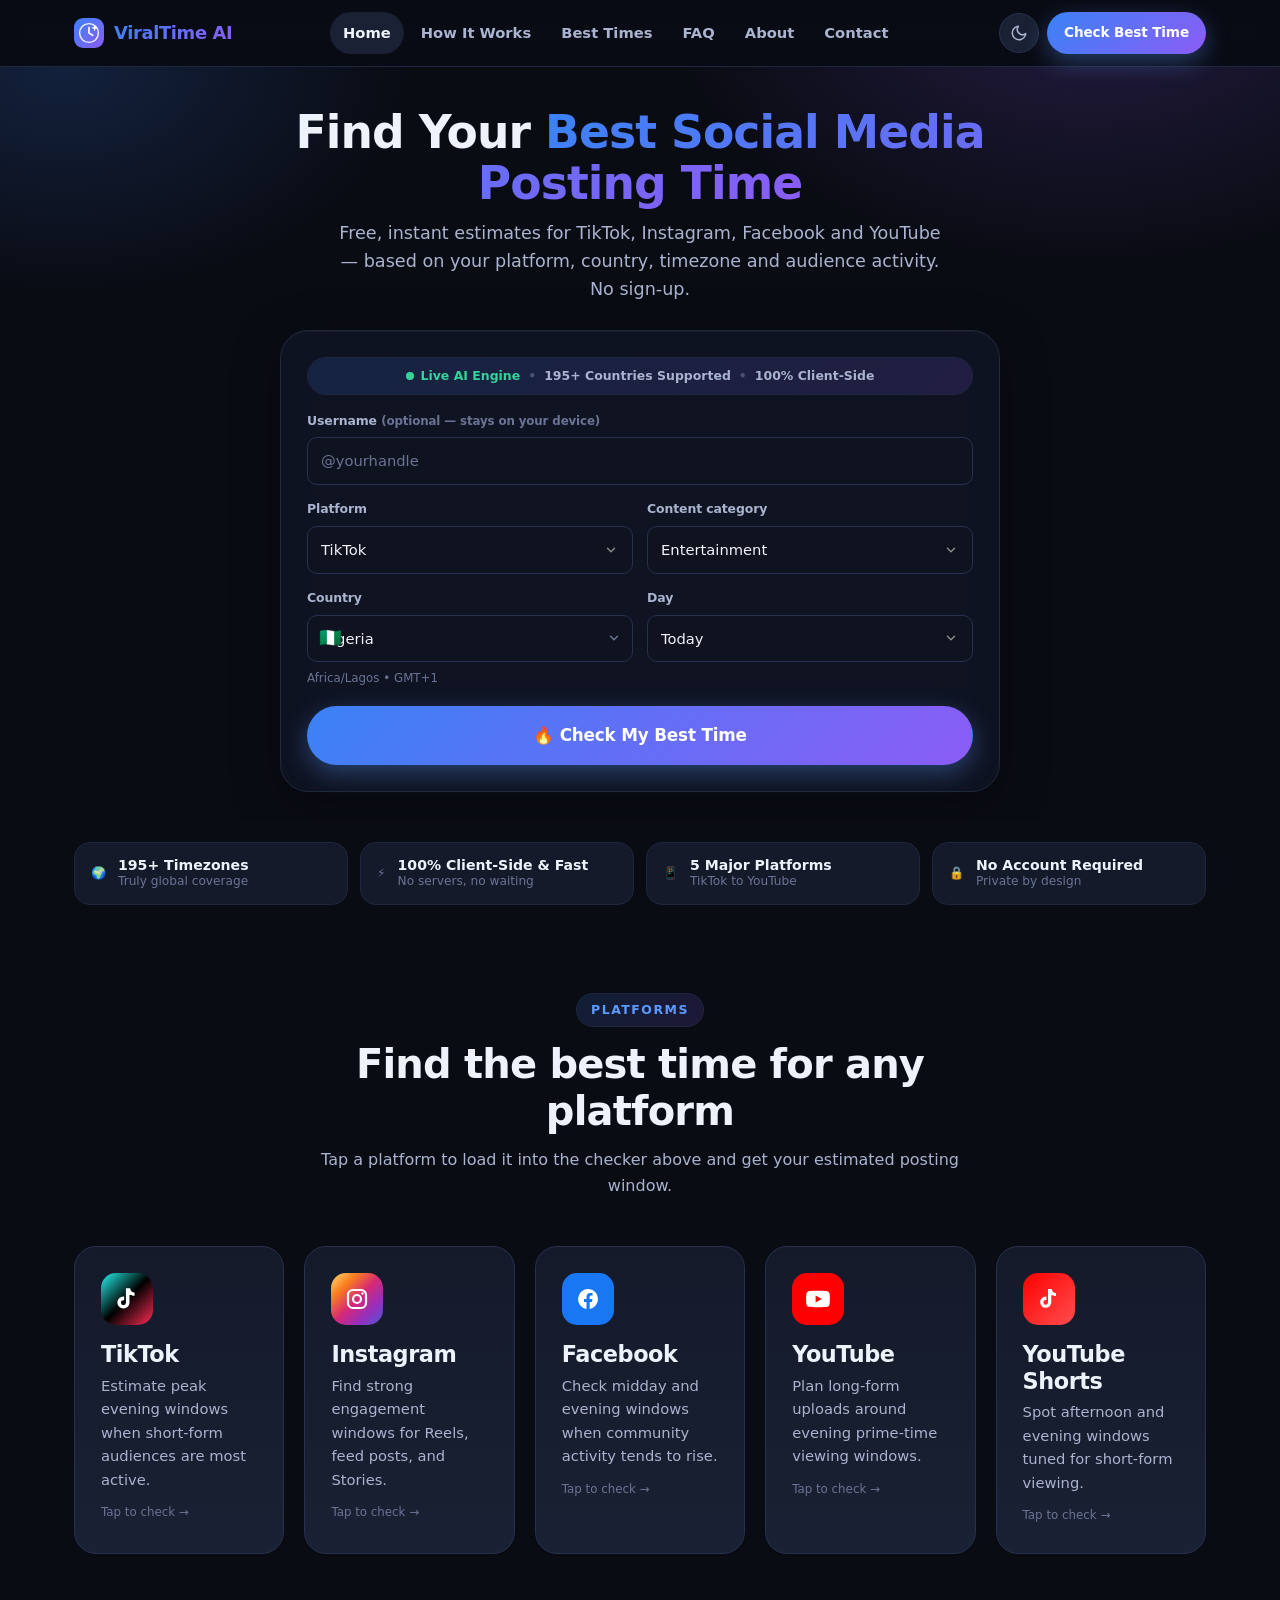
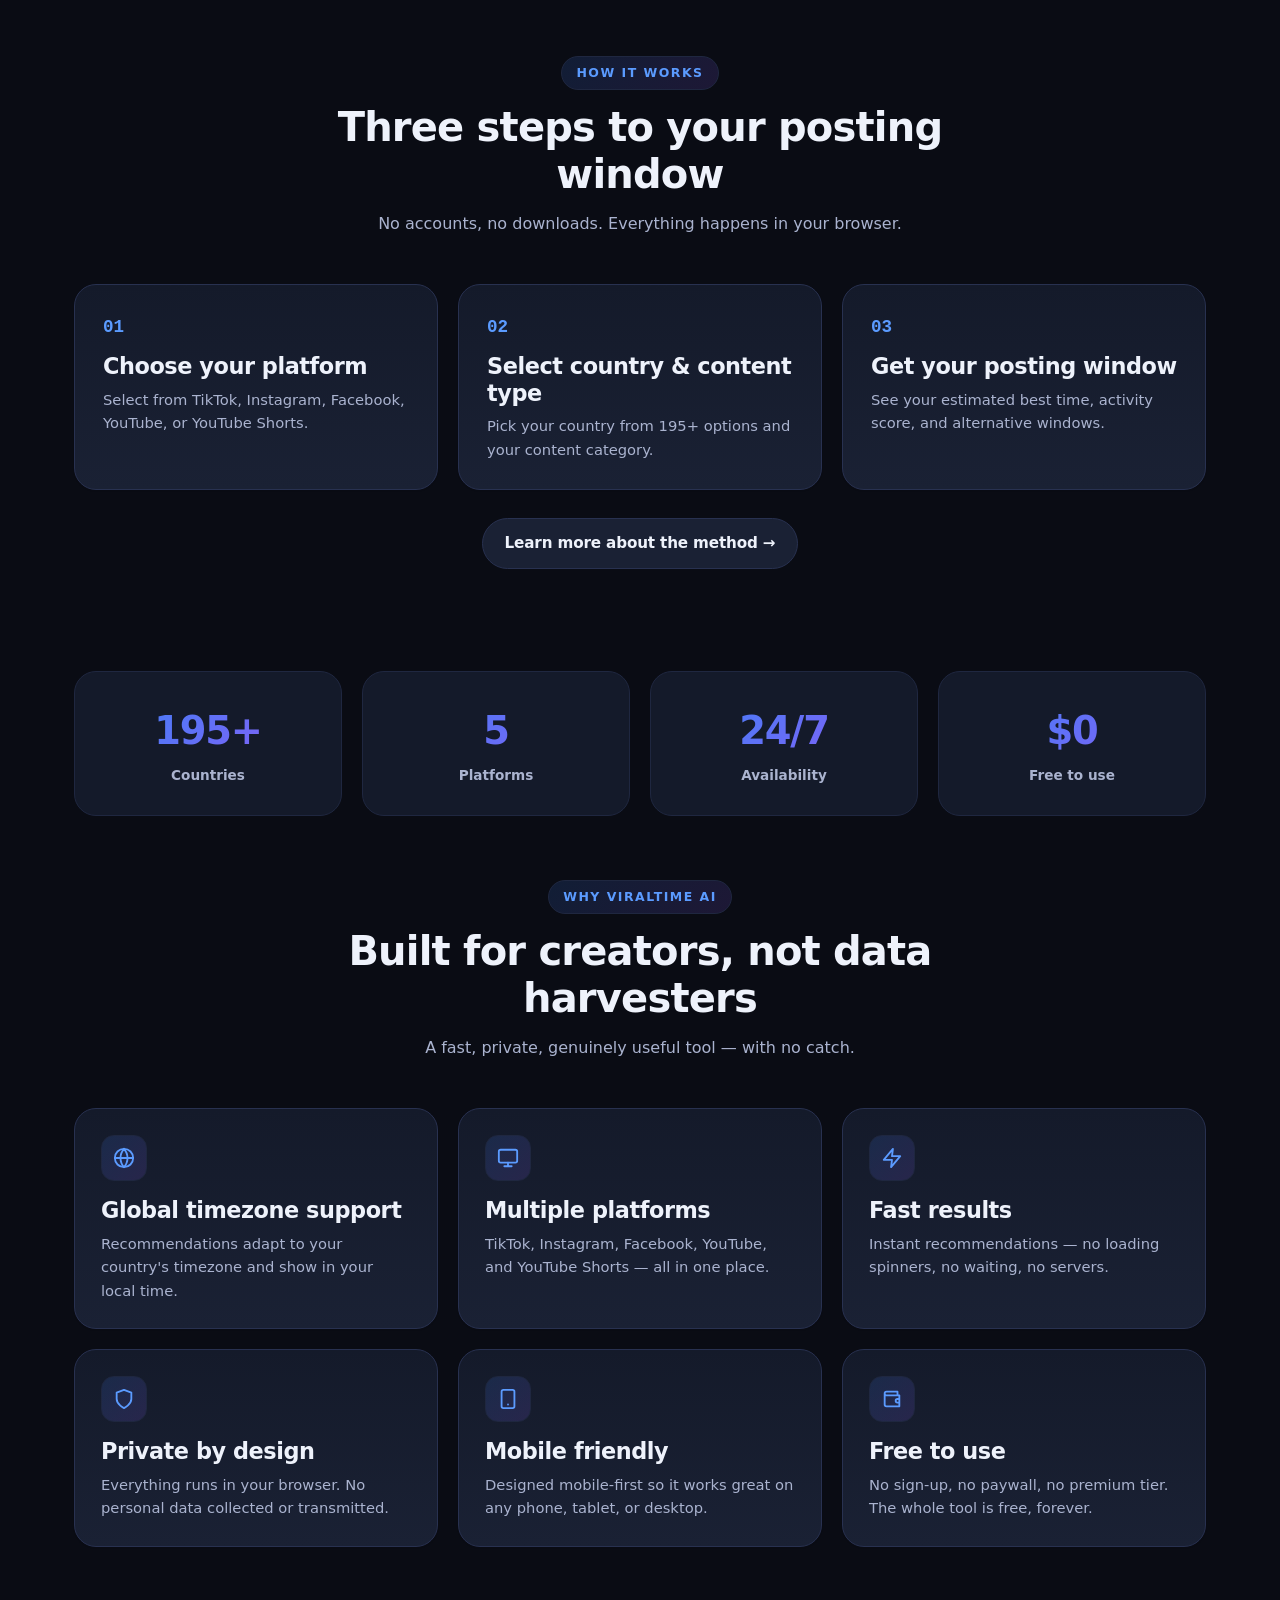
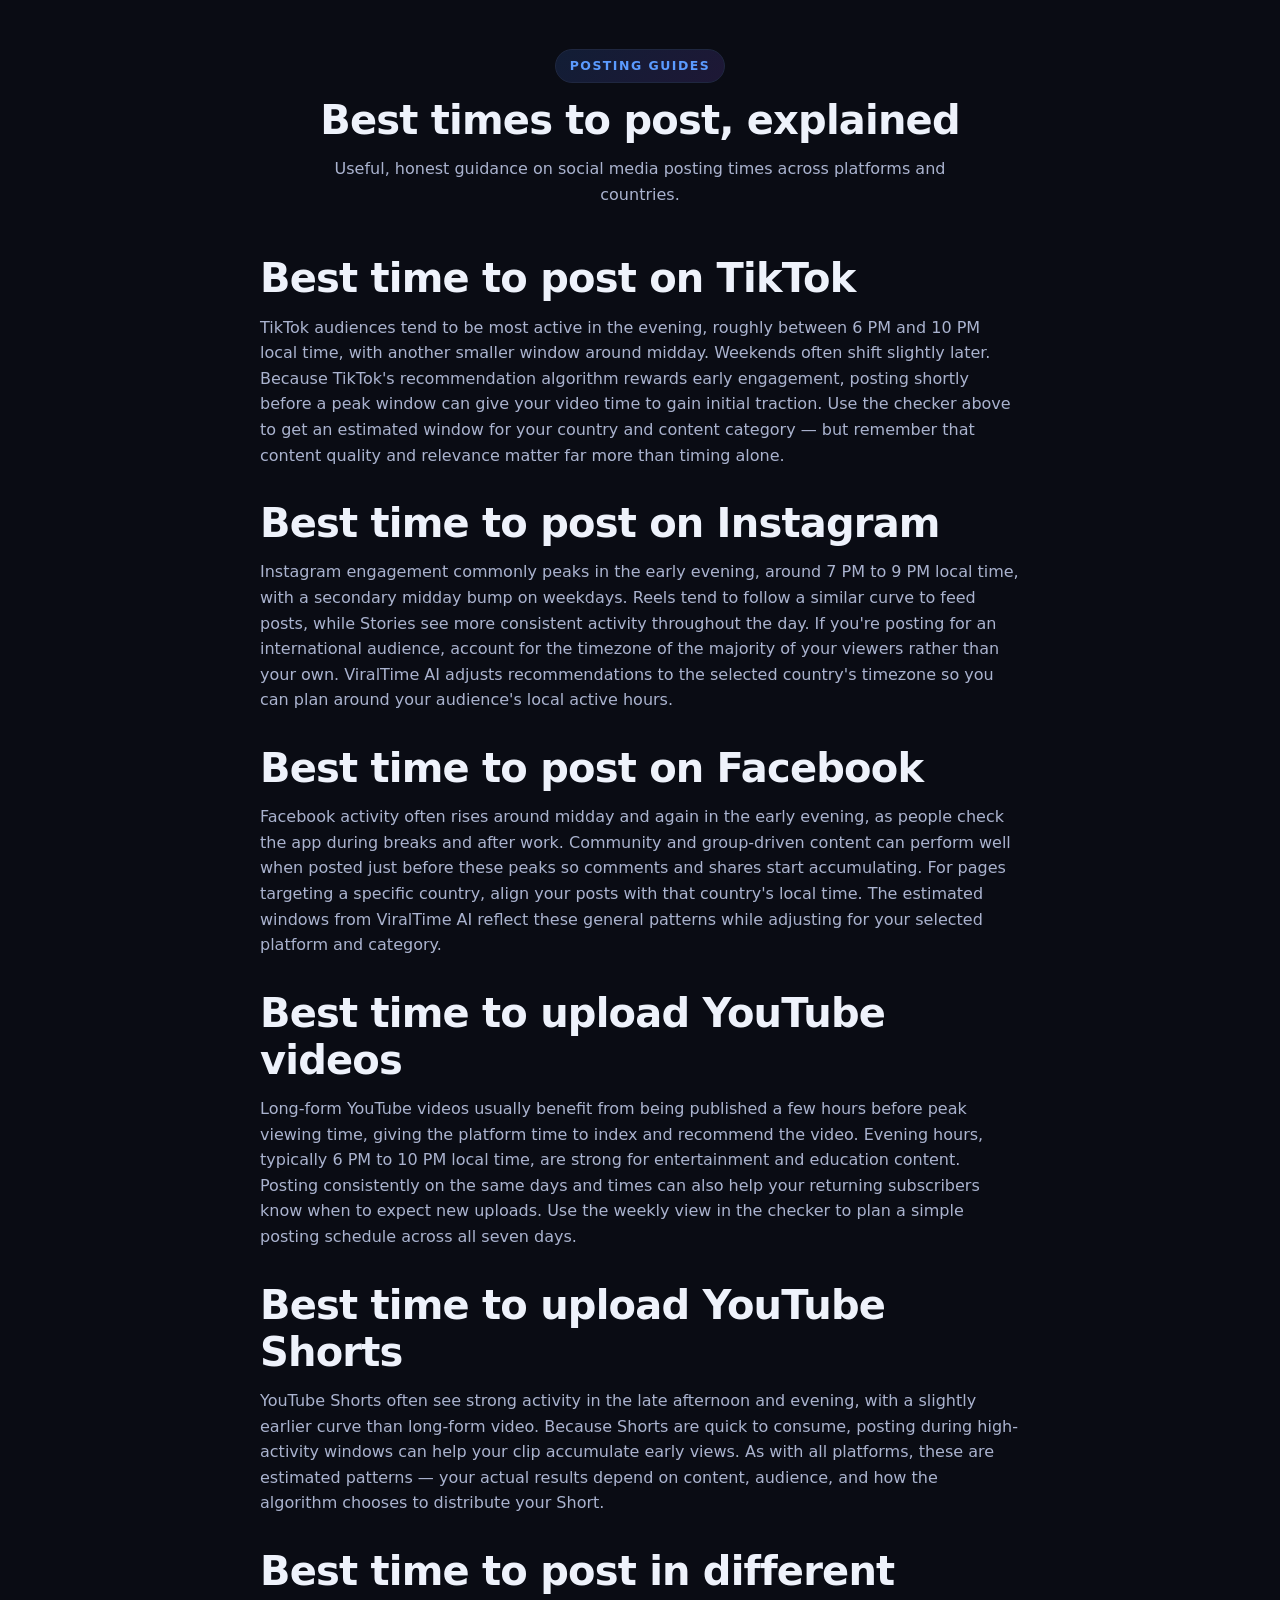
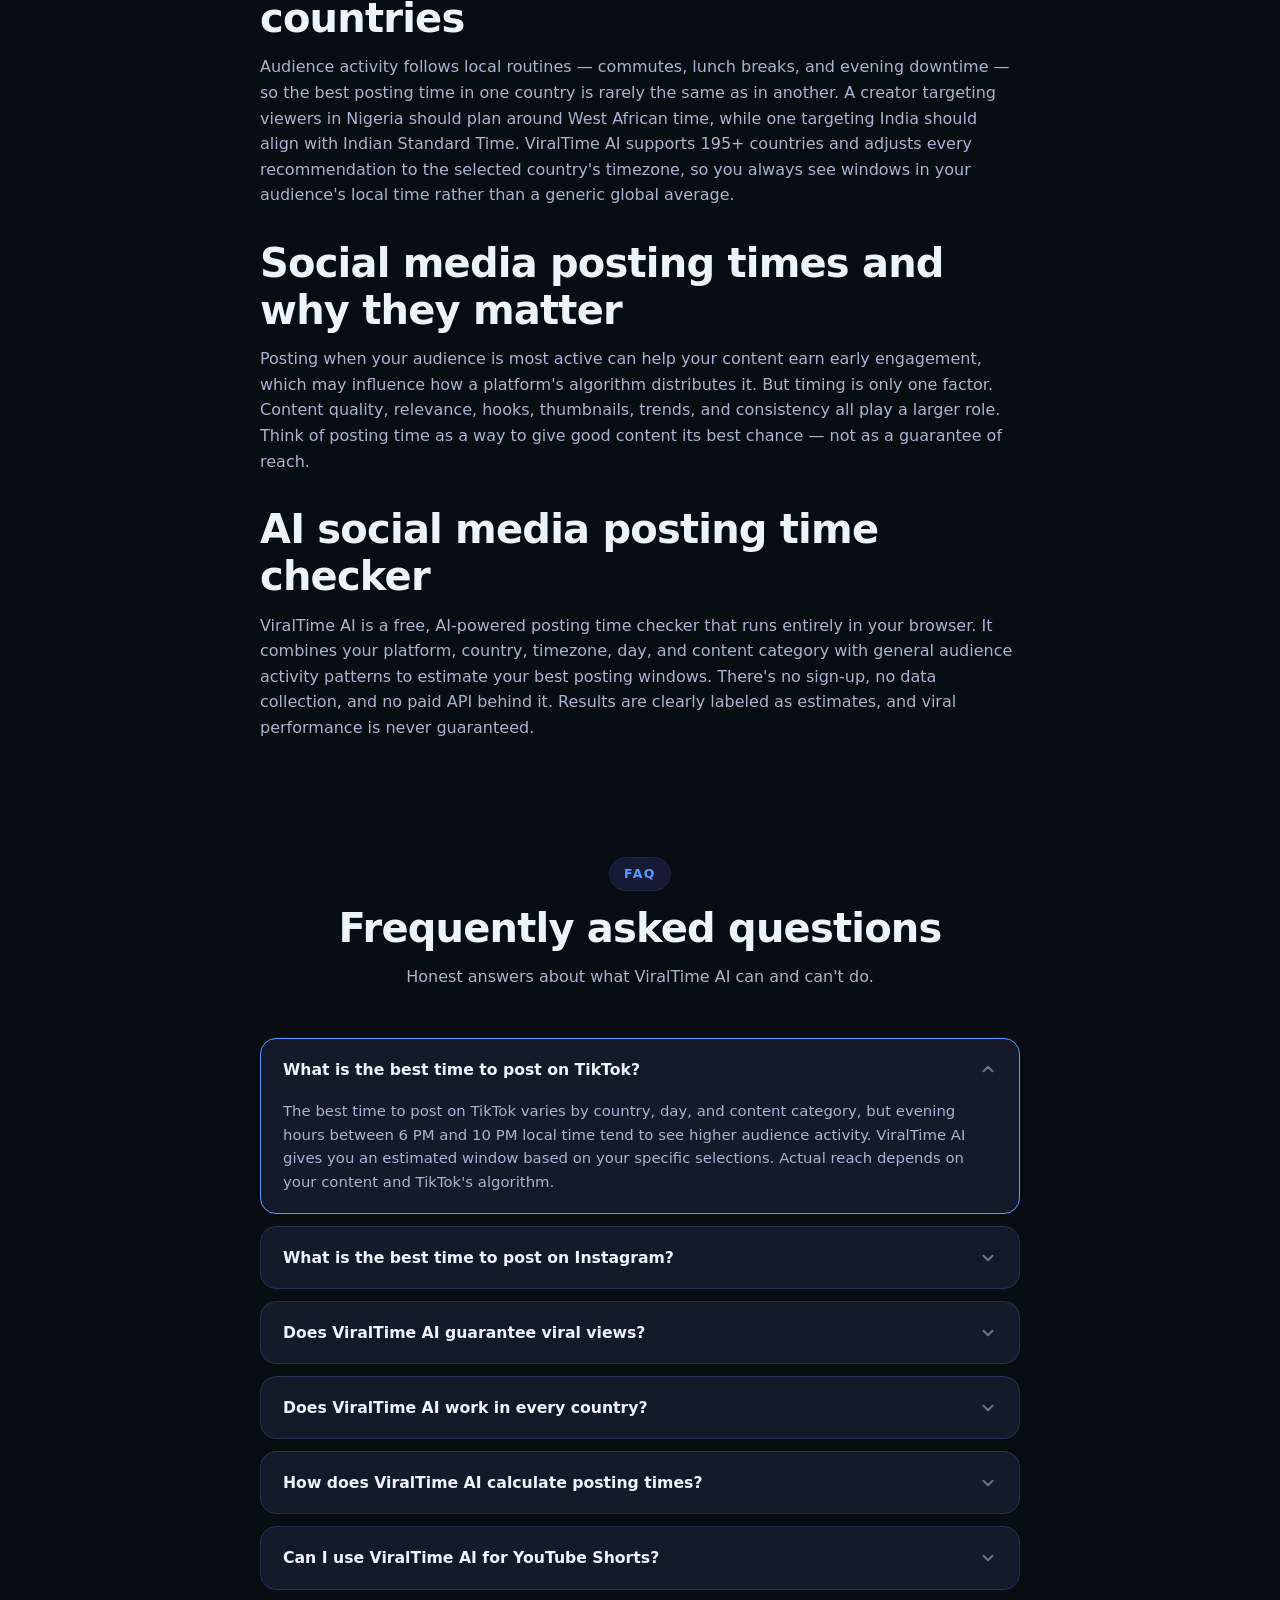
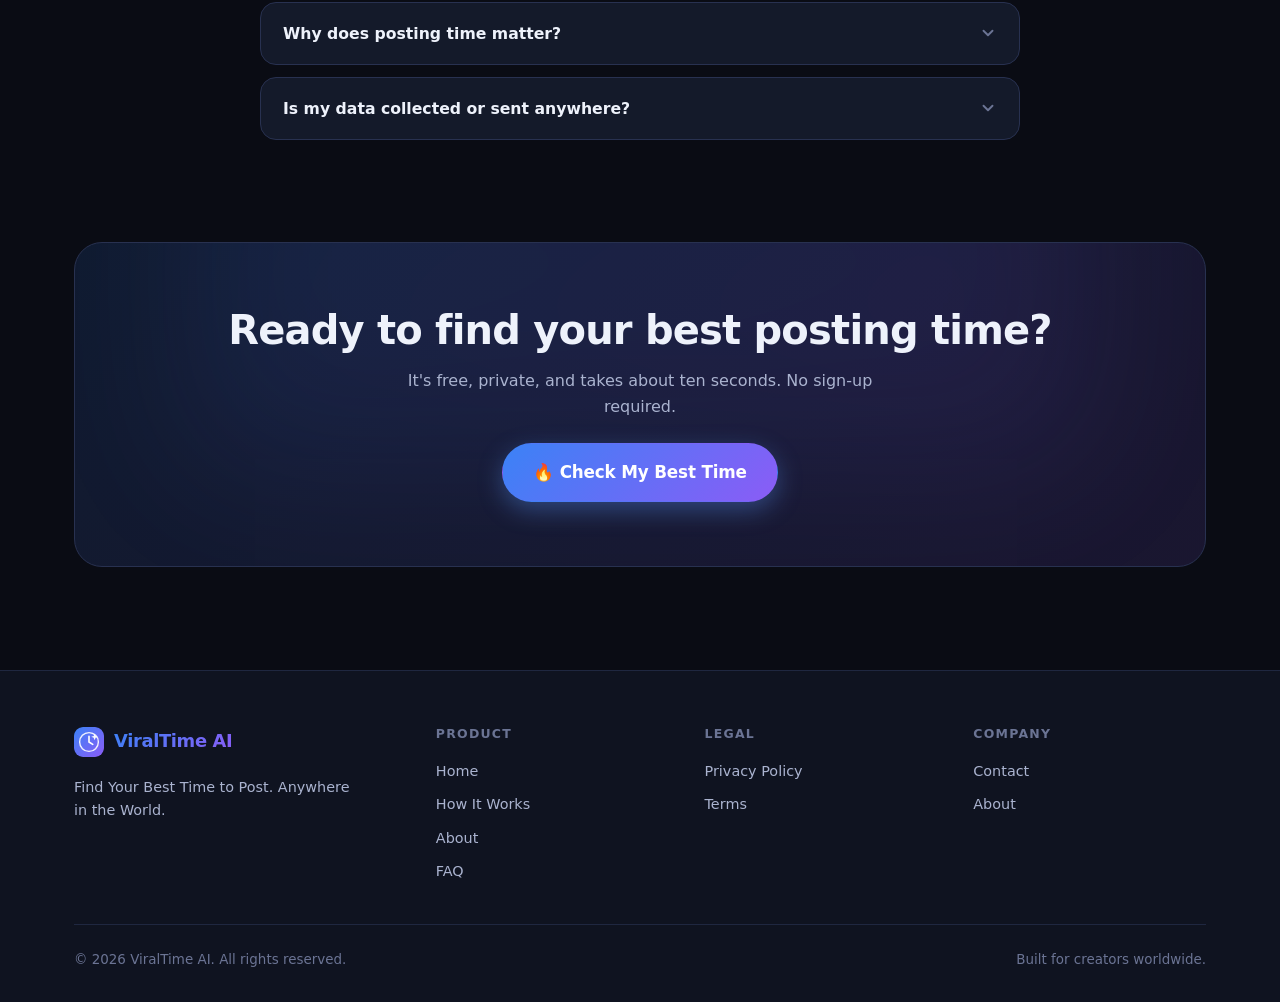
<file: index.html>
<!doctype html>
<html lang="en" data-theme="dark">
<head>
  <meta charset="UTF-8" />
  <meta name="viewport" content="width=device-width, initial-scale=1.0" />
  <title>ViralTime AI – Best Time to Post on TikTok, Instagram & YouTube</title>
  <meta name="description" content="Find the best time to post on TikTok, Instagram, Facebook and YouTube. ViralTime AI provides estimated posting windows for creators in 195+ countries." />
  <meta name="robots" content="index, follow, max-image-preview:large" />
  <meta name="author" content="ViralTime AI" />
  <link rel="canonical" href="https://YOUR-DOMAIN-HERE/" />
  <link rel="icon" type="image/svg+xml" href="favicon.svg" />
  <meta property="og:type" content="website" />
  <meta property="og:site_name" content="ViralTime AI" />
  <meta property="og:title" content="ViralTime AI – Best Time to Post on TikTok, Instagram & YouTube" />
  <meta property="og:description" content="Find the best time to post on TikTok, Instagram, Facebook and YouTube. Estimated posting windows for creators in 195+ countries." />
  <meta property="og:url" content="https://YOUR-DOMAIN-HERE/" />
  <meta property="og:image" content="https://YOUR-DOMAIN-HERE/favicon.svg" />
  <meta name="twitter:card" content="summary_large_image" />
  <meta name="twitter:title" content="ViralTime AI – Best Time to Post on TikTok, Instagram & YouTube" />
  <meta name="twitter:description" content="Find the best time to post on TikTok, Instagram, Facebook and YouTube. Estimated posting windows for creators in 195+ countries." />
  <meta name="twitter:image" content="https://YOUR-DOMAIN-HERE/favicon.svg" />

  <!-- Structured data -->
  <script type="application/ld+json">
  {
    "@context": "https://schema.org",
    "@graph": [
      {
        "@type": "WebSite",
        "@id": "https://YOUR-DOMAIN-HERE/#website",
        "name": "ViralTime AI",
        "url": "https://YOUR-DOMAIN-HERE/",
        "description": "Free global social-media posting-time checker for creators."
      },
      {
        "@type": "WebApplication",
        "name": "ViralTime AI",
        "url": "https://YOUR-DOMAIN-HERE/",
        "applicationCategory": "UtilitiesApplication",
        "operatingSystem": "Any",
        "browserRequirements": "Requires JavaScript. Requires HTML5.",
        "offers": { "@type": "Offer", "price": "0", "priceCurrency": "USD" },
        "description": "AI-powered social media posting-time recommendation tool for creators worldwide."
      },
      {
        "@type": "FAQPage",
        "mainEntity": [
          { "@type": "Question", "name": "What is the best time to post on TikTok?", "acceptedAnswer": { "@type": "Answer", "text": "The best time to post on TikTok varies by country, day, and content category, but evening hours between 6 PM and 10 PM local time tend to see higher audience activity. ViralTime AI gives you an estimated window based on your specific selections." } },
          { "@type": "Question", "name": "What is the best time to post on Instagram?", "acceptedAnswer": { "@type": "Answer", "text": "Instagram engagement often peaks in the early evening, around 7 PM to 9 PM local time. Use ViralTime AI to get an estimated posting window tailored to your country and content type." } },
          { "@type": "Question", "name": "Does ViralTime AI guarantee viral views?", "acceptedAnswer": { "@type": "Answer", "text": "No. ViralTime AI provides estimated posting windows based on general audience activity patterns. Viral performance is not guaranteed and depends on content quality, audience, platform algorithm, competition, and other factors." } },
          { "@type": "Question", "name": "Does ViralTime AI work in every country?", "acceptedAnswer": { "@type": "Answer", "text": "Yes. ViralTime AI supports 195+ countries with timezone-aware recommendations. Select your country and the tool adjusts the recommended posting windows to your local time." } },
          { "@type": "Question", "name": "How does ViralTime AI calculate posting times?", "acceptedAnswer": { "@type": "Answer", "text": "ViralTime AI uses a client-side recommendation algorithm that considers your platform, country, timezone, day of week, and content category, combined with general audience activity patterns. Results are estimates, not guarantees." } },
          { "@type": "Question", "name": "Can I use ViralTime AI for YouTube Shorts?", "acceptedAnswer": { "@type": "Answer", "text": "Yes. YouTube Shorts is one of the five supported platforms, alongside TikTok, Instagram, Facebook, and YouTube." } },
          { "@type": "Question", "name": "Why does posting time matter?", "acceptedAnswer": { "@type": "Answer", "text": "Posting when your audience is most active can help your content reach more people early on, which may influence how the platform's algorithm distributes it. Timing is one of many factors alongside content quality and relevance." } }
        ]
      }
    ]
  }
  </script>

  <link rel="stylesheet" href="style.css" />
</head>
<body>
  <!-- Skip link -->
  <a href="#main" class="sr-only">Skip to content</a>

  <!-- ===== NAVBAR ===== -->
  <header class="nav">
    <div class="container nav-inner">
      <a href="index.html" class="brand" aria-label="ViralTime AI home">
        <img src="favicon.svg" alt="ViralTime AI logo" class="brand-logo" />
        <span class="brand-name">ViralTime AI</span>
      </a>
      <nav class="nav-links" id="navLinks" aria-label="Primary">
        <a href="index.html">Home</a>
        <a href="how-it-works.html">How It Works</a>
        <a href="#best-times">Best Times</a>
        <a href="#faq">FAQ</a>
        <a href="about.html">About</a>
        <a href="contact.html">Contact</a>
      </nav>
      <div class="nav-actions">
        <button class="theme-toggle" id="themeToggle" type="button" aria-label="Toggle dark and light mode">
          <svg class="icon-moon" width="18" height="18" viewBox="0 0 24 24" fill="none" stroke="currentColor" stroke-width="2" stroke-linecap="round" stroke-linejoin="round" aria-hidden="true"><path d="M21 12.8A9 9 0 1 1 11.2 3a7 7 0 0 0 9.8 9.8z"/></svg>
          <svg class="icon-sun" width="18" height="18" viewBox="0 0 24 24" fill="none" stroke="currentColor" stroke-width="2" stroke-linecap="round" stroke-linejoin="round" aria-hidden="true"><circle cx="12" cy="12" r="4"/><path d="M12 2v2M12 20v2M4.9 4.9l1.4 1.4M17.7 17.7l1.4 1.4M2 12h2M20 12h2M4.9 19.1l1.4-1.4M17.7 6.3l1.4-1.4"/></svg>
        </button>
        <a href="#checker" class="btn btn-primary btn-sm">Check Best Time</a>
        <button class="menu-btn" id="menuBtn" type="button" aria-label="Open menu" aria-expanded="false" aria-controls="navLinks">
          <svg width="20" height="20" viewBox="0 0 24 24" fill="none" stroke="currentColor" stroke-width="2" stroke-linecap="round" stroke-linejoin="round" aria-hidden="true"><line x1="3" y1="6" x2="21" y2="6"/><line x1="3" y1="12" x2="21" y2="12"/><line x1="3" y1="18" x2="21" y2="18"/></svg>
        </button>
      </div>
    </div>
  </header>

  <main id="main">
    <!-- ===== HERO + CHECKER (ABOVE THE FOLD) ===== -->
    <section class="hero-tool" id="checker">
      <div class="container">
        <div class="hero-tool-head">
          <h1>Find Your <span class="gradient-text">Best Social Media Posting Time</span></h1>
          <p class="lead">Free, instant estimates for TikTok, Instagram, Facebook and YouTube — based on your platform, country, timezone and audience activity. No sign-up.</p>
        </div>

        <div class="checker glass" id="checkerCard">
          <!-- Sleek 1-line status badge -->
          <div class="checker-status-bar">
            <span class="status-live"><span class="pulse-dot"></span> Live AI Engine</span>
            <span class="status-sep" aria-hidden="true">•</span>
            <span>195+ Countries Supported</span>
            <span class="status-sep" aria-hidden="true">•</span>
            <span>100% Client-Side</span>
          </div>

          <form id="checkerForm" novalidate>
            <div class="form-grid">
              <div class="field full">
                <label for="username">Username <span class="hint">(optional — stays on your device)</span></label>
                <input class="input" type="text" id="username" placeholder="@yourhandle" autocomplete="off" spellcheck="false" />
              </div>

              <div class="field">
                <label for="platform">Platform</label>
                <select class="select" id="platform" required>
                  <option value="tiktok">TikTok</option>
                  <option value="instagram">Instagram</option>
                  <option value="facebook">Facebook</option>
                  <option value="youtube">YouTube</option>
                  <option value="shorts">YouTube Shorts</option>
                </select>
              </div>

              <div class="field">
                <label for="category">Content category</label>
                <select class="select" id="category" required>
                  <option>Entertainment</option>
                  <option>Education</option>
                  <option>Technology</option>
                  <option>Gaming</option>
                  <option>Beauty</option>
                  <option>Fitness</option>
                  <option>Business</option>
                  <option>Fashion</option>
                  <option>Food</option>
                  <option>ASMR</option>
                  <option>Comedy</option>
                  <option>Music</option>
                  <option>Lifestyle</option>
                  <option>Other</option>
                </select>
              </div>

              <div class="field">
                <label for="countryInput">Country</label>
                <div class="combo" id="countryCombo">
                  <span class="combo-flag" aria-hidden="true">🌍</span>
                  <input class="combo-input" id="countryInput" type="text" placeholder="Search country…" autocomplete="off" role="combobox" aria-expanded="false" aria-controls="countryList" aria-autocomplete="list" />
                  <span class="combo-caret" aria-hidden="true">
                    <svg width="14" height="14" viewBox="0 0 24 24" fill="none" stroke="currentColor" stroke-width="2.5" stroke-linecap="round" stroke-linejoin="round"><polyline points="6 9 12 15 18 9"/></svg>
                  </span>
                  <div class="combo-list hidden" id="countryList" role="listbox" aria-label="Countries"></div>
                  <input type="hidden" id="countryValue" value="NG" />
                </div>
                <span class="hint" id="countryTzHint">Timezone</span>
              </div>

              <div class="field">
                <label for="day">Day</label>
                <select class="select" id="day" required>
                  <option value="today">Today</option>
                  <option value="tomorrow">Tomorrow</option>
                  <option value="weekly">This Week</option>
                </select>
              </div>
            </div>

            <div style="margin-top:18px">
              <button type="submit" class="btn btn-primary btn-lg btn-block">🔥 Check My Best Time</button>
            </div>
          </form>

          <!-- Results render here -->
          <div class="results hidden" id="results" aria-live="polite"></div>
        </div>
      </div>
    </section>

    <!-- ===== COMPACT FEATURE STRIP ===== -->
    <section class="feature-strip-section">
      <div class="container">
        <div class="feature-strip">
          <div class="feature-item">
            <span class="feature-ico" aria-hidden="true">🌍</span>
            <div><strong>195+ Timezones</strong><span>Truly global coverage</span></div>
          </div>
          <div class="feature-item">
            <span class="feature-ico" aria-hidden="true">⚡</span>
            <div><strong>100% Client-Side &amp; Fast</strong><span>No servers, no waiting</span></div>
          </div>
          <div class="feature-item">
            <span class="feature-ico" aria-hidden="true">📱</span>
            <div><strong>5 Major Platforms</strong><span>TikTok to YouTube</span></div>
          </div>
          <div class="feature-item">
            <span class="feature-ico" aria-hidden="true">🔒</span>
            <div><strong>No Account Required</strong><span>Private by design</span></div>
          </div>
        </div>
      </div>
    </section>

    <!-- ===== PLATFORM CARDS ===== -->
    <section class="section" id="best-times" style="padding-top:clamp(40px,6vw,72px)">
      <div class="container">
        <div class="shead reveal">
          <span class="eyebrow">Platforms</span>
          <h2>Find the best time for any platform</h2>
          <p>Tap a platform to load it into the checker above and get your estimated posting window.</p>
        </div>
        <div class="grid grid-5 reveal">
          <article class="card platform-card" data-set-platform="tiktok" tabindex="0" role="button" aria-label="Use TikTok in the checker">
            <div class="pico p-tiktok" aria-hidden="true"><svg width="26" height="26" viewBox="0 0 24 24" fill="currentColor"><path d="M16 8.2a4.8 4.8 0 0 0 3 .9V6.1a4.6 4.6 0 0 1-3-1.3 4.6 4.6 0 0 1-1.1-2.8H11v13.4a2.3 2.3 0 1 1-2.3-2.3c.2 0 .5 0 .7.1V9.6a5.6 5.6 0 0 0-.7 0 5.6 5.6 0 1 0 5.6 5.6V8.2z"/></svg></div>
            <h3>TikTok</h3>
            <p>Estimate peak evening windows when short-form audiences are most active.</p>
            <span class="tag">Tap to check →</span>
          </article>
          <article class="card platform-card" data-set-platform="instagram" tabindex="0" role="button" aria-label="Use Instagram in the checker">
            <div class="pico p-instagram" aria-hidden="true"><svg width="24" height="24" viewBox="0 0 24 24" fill="none" stroke="currentColor" stroke-width="2.2"><rect x="3" y="3" width="18" height="18" rx="5"/><circle cx="12" cy="12" r="4"/><circle cx="17.5" cy="6.5" r="1.2" fill="currentColor" stroke="none"/></svg></div>
            <h3>Instagram</h3>
            <p>Find strong engagement windows for Reels, feed posts, and Stories.</p>
            <span class="tag">Tap to check →</span>
          </article>
          <article class="card platform-card" data-set-platform="facebook" tabindex="0" role="button" aria-label="Use Facebook in the checker">
            <div class="pico p-facebook" aria-hidden="true"><svg width="24" height="24" viewBox="0 0 24 24" fill="currentColor"><path d="M22 12a10 10 0 1 0-11.5 9.9v-7H8v-2.9h2.5V9.8c0-2.5 1.5-3.9 3.8-3.9 1.1 0 2.2.2 2.2.2v2.5h-1.3c-1.2 0-1.6.8-1.6 1.6v1.9h2.8l-.4 2.9h-2.3v7A10 10 0 0 0 22 12z"/></svg></div>
            <h3>Facebook</h3>
            <p>Check midday and evening windows when community activity tends to rise.</p>
            <span class="tag">Tap to check →</span>
          </article>
          <article class="card platform-card" data-set-platform="youtube" tabindex="0" role="button" aria-label="Use YouTube in the checker">
            <div class="pico p-youtube" aria-hidden="true"><svg width="26" height="26" viewBox="0 0 24 24" fill="currentColor"><path d="M23 12s0-3.5-.4-5.2a2.8 2.8 0 0 0-2-2C18.8 4.4 12 4.4 12 4.4s-6.8 0-8.6.4a2.8 2.8 0 0 0-2 2C1 8.5 1 12 1 12s0 3.5.4 5.2a2.8 2.8 0 0 0 2 2c1.8.4 8.6.4 8.6.4s6.8 0 8.6-.4a2.8 2.8 0 0 0 2-2C23 15.5 23 12 23 12zM9.8 15.3V8.7l5.7 3.3z"/></svg></div>
            <h3>YouTube</h3>
            <p>Plan long-form uploads around evening prime-time viewing windows.</p>
            <span class="tag">Tap to check →</span>
          </article>
          <article class="card platform-card" data-set-platform="shorts" tabindex="0" role="button" aria-label="Use YouTube Shorts in the checker">
            <div class="pico p-shorts" aria-hidden="true"><svg width="24" height="24" viewBox="0 0 24 24" fill="currentColor"><path d="M16 8.2a4.8 4.8 0 0 0 3 .9V6.1a4.6 4.6 0 0 1-3-1.3 4.6 4.6 0 0 1-1.1-2.8H11v13.4a2.3 2.3 0 1 1-2.3-2.3c.2 0 .5 0 .7.1V9.6a5.6 5.6 0 0 0-.7 0 5.6 5.6 0 1 0 5.6 5.6V8.2z"/></svg></div>
            <h3>YouTube Shorts</h3>
            <p>Spot afternoon and evening windows tuned for short-form viewing.</p>
            <span class="tag">Tap to check →</span>
          </article>
        </div>
      </div>
    </section>

    <!-- ===== HOW IT WORKS ===== -->
    <section class="section" style="padding-top:0">
      <div class="container">
        <div class="shead reveal">
          <span class="eyebrow">How It Works</span>
          <h2>Three steps to your posting window</h2>
          <p>No accounts, no downloads. Everything happens in your browser.</p>
        </div>
        <div class="steps reveal">
          <div class="card step">
            <span class="num">01</span>
            <h3>Choose your platform</h3>
            <p>Select from TikTok, Instagram, Facebook, YouTube, or YouTube Shorts.</p>
          </div>
          <div class="card step">
            <span class="num">02</span>
            <h3>Select country &amp; content type</h3>
            <p>Pick your country from 195+ options and your content category.</p>
          </div>
          <div class="card step">
            <span class="num">03</span>
            <h3>Get your posting window</h3>
            <p>See your estimated best time, activity score, and alternative windows.</p>
          </div>
        </div>
        <div class="center" style="margin-top:28px">
          <a href="how-it-works.html" class="btn btn-ghost">Learn more about the method →</a>
        </div>
      </div>
    </section>

    <!-- ===== GLOBAL REACH ===== -->
    <section class="section-sm" style="padding-top:0">
      <div class="container">
        <div class="stats-band reveal">
          <div class="stat-band"><div class="n">195+</div><div class="l">Countries</div></div>
          <div class="stat-band"><div class="n">5</div><div class="l">Platforms</div></div>
          <div class="stat-band"><div class="n">24/7</div><div class="l">Availability</div></div>
          <div class="stat-band"><div class="n">$0</div><div class="l">Free to use</div></div>
        </div>
      </div>
    </section>

    <!-- ===== WHY VIRALTIME AI ===== -->
    <section class="section" style="padding-top:0">
      <div class="container">
        <div class="shead reveal">
          <span class="eyebrow">Why ViralTime AI</span>
          <h2>Built for creators, not data harvesters</h2>
          <p>A fast, private, genuinely useful tool — with no catch.</p>
        </div>
        <div class="why-grid reveal">
          <div class="card"><div class="ico" aria-hidden="true"><svg width="22" height="22" viewBox="0 0 24 24" fill="none" stroke="currentColor" stroke-width="2" stroke-linecap="round" stroke-linejoin="round"><circle cx="12" cy="12" r="10"/><path d="M2 12h20M12 2a15 15 0 0 1 0 20M12 2a15 15 0 0 0 0 20"/></svg></div><h3>Global timezone support</h3><p>Recommendations adapt to your country's timezone and show in your local time.</p></div>
          <div class="card"><div class="ico" aria-hidden="true"><svg width="22" height="22" viewBox="0 0 24 24" fill="none" stroke="currentColor" stroke-width="2" stroke-linecap="round" stroke-linejoin="round"><rect x="2" y="3" width="20" height="14" rx="2"/><path d="M8 21h8M12 17v4"/></svg></div><h3>Multiple platforms</h3><p>TikTok, Instagram, Facebook, YouTube, and YouTube Shorts — all in one place.</p></div>
          <div class="card"><div class="ico" aria-hidden="true"><svg width="22" height="22" viewBox="0 0 24 24" fill="none" stroke="currentColor" stroke-width="2" stroke-linecap="round" stroke-linejoin="round"><path d="M13 2L3 14h9l-1 8 10-12h-9z"/></svg></div><h3>Fast results</h3><p>Instant recommendations — no loading spinners, no waiting, no servers.</p></div>
          <div class="card"><div class="ico" aria-hidden="true"><svg width="22" height="22" viewBox="0 0 24 24" fill="none" stroke="currentColor" stroke-width="2" stroke-linecap="round" stroke-linejoin="round"><path d="M12 22s8-4 8-10V5l-8-3-8 3v7c0 6 8 10 8 10z"/></svg></div><h3>Private by design</h3><p>Everything runs in your browser. No personal data collected or transmitted.</p></div>
          <div class="card"><div class="ico" aria-hidden="true"><svg width="22" height="22" viewBox="0 0 24 24" fill="none" stroke="currentColor" stroke-width="2" stroke-linecap="round" stroke-linejoin="round"><rect x="5" y="2" width="14" height="20" rx="2"/><path d="M12 18h.01"/></svg></div><h3>Mobile friendly</h3><p>Designed mobile-first so it works great on any phone, tablet, or desktop.</p></div>
          <div class="card"><div class="ico" aria-hidden="true"><svg width="22" height="22" viewBox="0 0 24 24" fill="none" stroke="currentColor" stroke-width="2" stroke-linecap="round" stroke-linejoin="round"><path d="M20 12V8H6a2 2 0 0 1-2-2c0-1.1.9-2 2-2h12v4M4 6v12c0 1.1.9 2 2 2h14v-4M18 12a2 2 0 0 0-2 2c0 1.1.9 2 2 2h2v-4z"/></svg></div><h3>Free to use</h3><p>No sign-up, no paywall, no premium tier. The whole tool is free, forever.</p></div>
        </div>
      </div>
    </section>

    <!-- ===== SEO CONTENT ===== -->
    <section class="section" style="padding-top:0">
      <div class="container">
        <div class="shead reveal">
          <span class="eyebrow">Posting Guides</span>
          <h2>Best times to post, explained</h2>
          <p>Useful, honest guidance on social media posting times across platforms and countries.</p>
        </div>
        <article class="prose reveal">
          <h2>Best time to post on TikTok</h2>
          <p>TikTok audiences tend to be most active in the evening, roughly between 6 PM and 10 PM local time, with another smaller window around midday. Weekends often shift slightly later. Because TikTok's recommendation algorithm rewards early engagement, posting shortly before a peak window can give your video time to gain initial traction. Use the checker above to get an estimated window for your country and content category — but remember that content quality and relevance matter far more than timing alone.</p>

          <h2>Best time to post on Instagram</h2>
          <p>Instagram engagement commonly peaks in the early evening, around 7 PM to 9 PM local time, with a secondary midday bump on weekdays. Reels tend to follow a similar curve to feed posts, while Stories see more consistent activity throughout the day. If you're posting for an international audience, account for the timezone of the majority of your viewers rather than your own. ViralTime AI adjusts recommendations to the selected country's timezone so you can plan around your audience's local active hours.</p>

          <h2>Best time to post on Facebook</h2>
          <p>Facebook activity often rises around midday and again in the early evening, as people check the app during breaks and after work. Community and group-driven content can perform well when posted just before these peaks so comments and shares start accumulating. For pages targeting a specific country, align your posts with that country's local time. The estimated windows from ViralTime AI reflect these general patterns while adjusting for your selected platform and category.</p>

          <h2>Best time to upload YouTube videos</h2>
          <p>Long-form YouTube videos usually benefit from being published a few hours before peak viewing time, giving the platform time to index and recommend the video. Evening hours, typically 6 PM to 10 PM local time, are strong for entertainment and education content. Posting consistently on the same days and times can also help your returning subscribers know when to expect new uploads. Use the weekly view in the checker to plan a simple posting schedule across all seven days.</p>

          <h2>Best time to upload YouTube Shorts</h2>
          <p>YouTube Shorts often see strong activity in the late afternoon and evening, with a slightly earlier curve than long-form video. Because Shorts are quick to consume, posting during high-activity windows can help your clip accumulate early views. As with all platforms, these are estimated patterns — your actual results depend on content, audience, and how the algorithm chooses to distribute your Short.</p>

          <h2>Best time to post in different countries</h2>
          <p>Audience activity follows local routines — commutes, lunch breaks, and evening downtime — so the best posting time in one country is rarely the same as in another. A creator targeting viewers in Nigeria should plan around West African time, while one targeting India should align with Indian Standard Time. ViralTime AI supports 195+ countries and adjusts every recommendation to the selected country's timezone, so you always see windows in your audience's local time rather than a generic global average.</p>

          <h2>Social media posting times and why they matter</h2>
          <p>Posting when your audience is most active can help your content earn early engagement, which may influence how a platform's algorithm distributes it. But timing is only one factor. Content quality, relevance, hooks, thumbnails, trends, and consistency all play a larger role. Think of posting time as a way to give good content its best chance — not as a guarantee of reach.</p>

          <h2>AI social media posting time checker</h2>
          <p>ViralTime AI is a free, AI-powered posting time checker that runs entirely in your browser. It combines your platform, country, timezone, day, and content category with general audience activity patterns to estimate your best posting windows. There's no sign-up, no data collection, and no paid API behind it. Results are clearly labeled as estimates, and viral performance is never guaranteed.</p>
        </article>
      </div>
    </section>

    <!-- ===== FAQ ===== -->
    <section class="section" id="faq" style="padding-top:0">
      <div class="container">
        <div class="shead reveal">
          <span class="eyebrow">FAQ</span>
          <h2>Frequently asked questions</h2>
          <p>Honest answers about what ViralTime AI can and can't do.</p>
        </div>
        <div class="faq reveal">
          <details class="faq-item" open>
            <summary>What is the best time to post on TikTok?<span class="chev" aria-hidden="true"><svg width="18" height="18" viewBox="0 0 24 24" fill="none" stroke="currentColor" stroke-width="2.5" stroke-linecap="round" stroke-linejoin="round"><polyline points="6 9 12 15 18 9"/></svg></span></summary>
            <div class="answer">The best time to post on TikTok varies by country, day, and content category, but evening hours between 6 PM and 10 PM local time tend to see higher audience activity. ViralTime AI gives you an estimated window based on your specific selections. Actual reach depends on your content and TikTok's algorithm.</div>
          </details>
          <details class="faq-item">
            <summary>What is the best time to post on Instagram?<span class="chev" aria-hidden="true"><svg width="18" height="18" viewBox="0 0 24 24" fill="none" stroke="currentColor" stroke-width="2.5" stroke-linecap="round" stroke-linejoin="round"><polyline points="6 9 12 15 18 9"/></svg></span></summary>
            <div class="answer">Instagram engagement often peaks in the early evening, around 7 PM to 9 PM local time, with a secondary midday bump. Use ViralTime AI to get an estimated posting window tailored to your country and content type.</div>
          </details>
          <details class="faq-item">
            <summary>Does ViralTime AI guarantee viral views?<span class="chev" aria-hidden="true"><svg width="18" height="18" viewBox="0 0 24 24" fill="none" stroke="currentColor" stroke-width="2.5" stroke-linecap="round" stroke-linejoin="round"><polyline points="6 9 12 15 18 9"/></svg></span></summary>
            <div class="answer">No. ViralTime AI provides estimated posting windows based on general audience activity patterns. Viral performance is not guaranteed and depends on content quality, audience, platform algorithm, competition, and other factors.</div>
          </details>
          <details class="faq-item">
            <summary>Does ViralTime AI work in every country?<span class="chev" aria-hidden="true"><svg width="18" height="18" viewBox="0 0 24 24" fill="none" stroke="currentColor" stroke-width="2.5" stroke-linecap="round" stroke-linejoin="round"><polyline points="6 9 12 15 18 9"/></svg></span></summary>
            <div class="answer">Yes. ViralTime AI supports 195+ countries with timezone-aware recommendations. Select your country and the tool adjusts the recommended posting windows to your local time.</div>
          </details>
          <details class="faq-item">
            <summary>How does ViralTime AI calculate posting times?<span class="chev" aria-hidden="true"><svg width="18" height="18" viewBox="0 0 24 24" fill="none" stroke="currentColor" stroke-width="2.5" stroke-linecap="round" stroke-linejoin="round"><polyline points="6 9 12 15 18 9"/></svg></span></summary>
            <div class="answer">ViralTime AI uses a client-side recommendation algorithm that considers your platform, country, timezone, day of week, and content category, combined with general audience activity patterns. The calculation runs entirely in your browser and results are estimates, not guarantees.</div>
          </details>
          <details class="faq-item">
            <summary>Can I use ViralTime AI for YouTube Shorts?<span class="chev" aria-hidden="true"><svg width="18" height="18" viewBox="0 0 24 24" fill="none" stroke="currentColor" stroke-width="2.5" stroke-linecap="round" stroke-linejoin="round"><polyline points="6 9 12 15 18 9"/></svg></span></summary>
            <div class="answer">Yes. YouTube Shorts is one of the five supported platforms, alongside TikTok, Instagram, Facebook, and YouTube. Each platform uses a different activity pattern so your results differ accordingly.</div>
          </details>
          <details class="faq-item">
            <summary>Why does posting time matter?<span class="chev" aria-hidden="true"><svg width="18" height="18" viewBox="0 0 24 24" fill="none" stroke="currentColor" stroke-width="2.5" stroke-linecap="round" stroke-linejoin="round"><polyline points="6 9 12 15 18 9"/></svg></span></summary>
            <div class="answer">Posting when your audience is most active can help your content reach more people early on, which may influence how the platform's algorithm distributes it. Timing is one of many factors alongside content quality and relevance.</div>
          </details>
          <details class="faq-item">
            <summary>Is my data collected or sent anywhere?<span class="chev" aria-hidden="true"><svg width="18" height="18" viewBox="0 0 24 24" fill="none" stroke="currentColor" stroke-width="2.5" stroke-linecap="round" stroke-linejoin="round"><polyline points="6 9 12 15 18 9"/></svg></span></summary>
            <div class="answer">No. ViralTime AI runs entirely in your browser. The optional username field stays on your device and is never transmitted. There is no backend, database, or analytics collecting your inputs.</div>
          </details>
        </div>
      </div>
    </section>

    <!-- ===== FINAL CTA ===== -->
    <section class="section" style="padding-top:0">
      <div class="container">
        <div class="cta-band reveal">
          <h2>Ready to find your best posting time?</h2>
          <p>It's free, private, and takes about ten seconds. No sign-up required.</p>
          <a href="#checker" class="btn btn-primary btn-lg">🔥 Check My Best Time</a>
        </div>
      </div>
    </section>
  </main>

  <!-- ===== FOOTER ===== -->
  <footer class="footer">
    <div class="container">
      <div class="footer-grid">
        <div class="footer-brand">
          <a href="index.html" class="brand"><img src="favicon.svg" alt="ViralTime AI logo" class="brand-logo" /><span class="brand-name">ViralTime AI</span></a>
          <p>Find Your Best Time to Post. Anywhere in the World.</p>
        </div>
        <div class="footer-col">
          <h4>Product</h4>
          <a href="index.html">Home</a>
          <a href="how-it-works.html">How It Works</a>
          <a href="about.html">About</a>
          <a href="#faq">FAQ</a>
        </div>
        <div class="footer-col">
          <h4>Legal</h4>
          <a href="privacy.html">Privacy Policy</a>
          <a href="terms.html">Terms</a>
        </div>
        <div class="footer-col">
          <h4>Company</h4>
          <a href="contact.html">Contact</a>
          <a href="about.html">About</a>
        </div>
      </div>
      <div class="footer-bottom">
        <span>© 2026 ViralTime AI. All rights reserved.</span>
        <span>Built for creators worldwide.</span>
      </div>
    </div>
  </footer>

  <script type="module" src="script.js"></script>
</body>
</html>
</file>
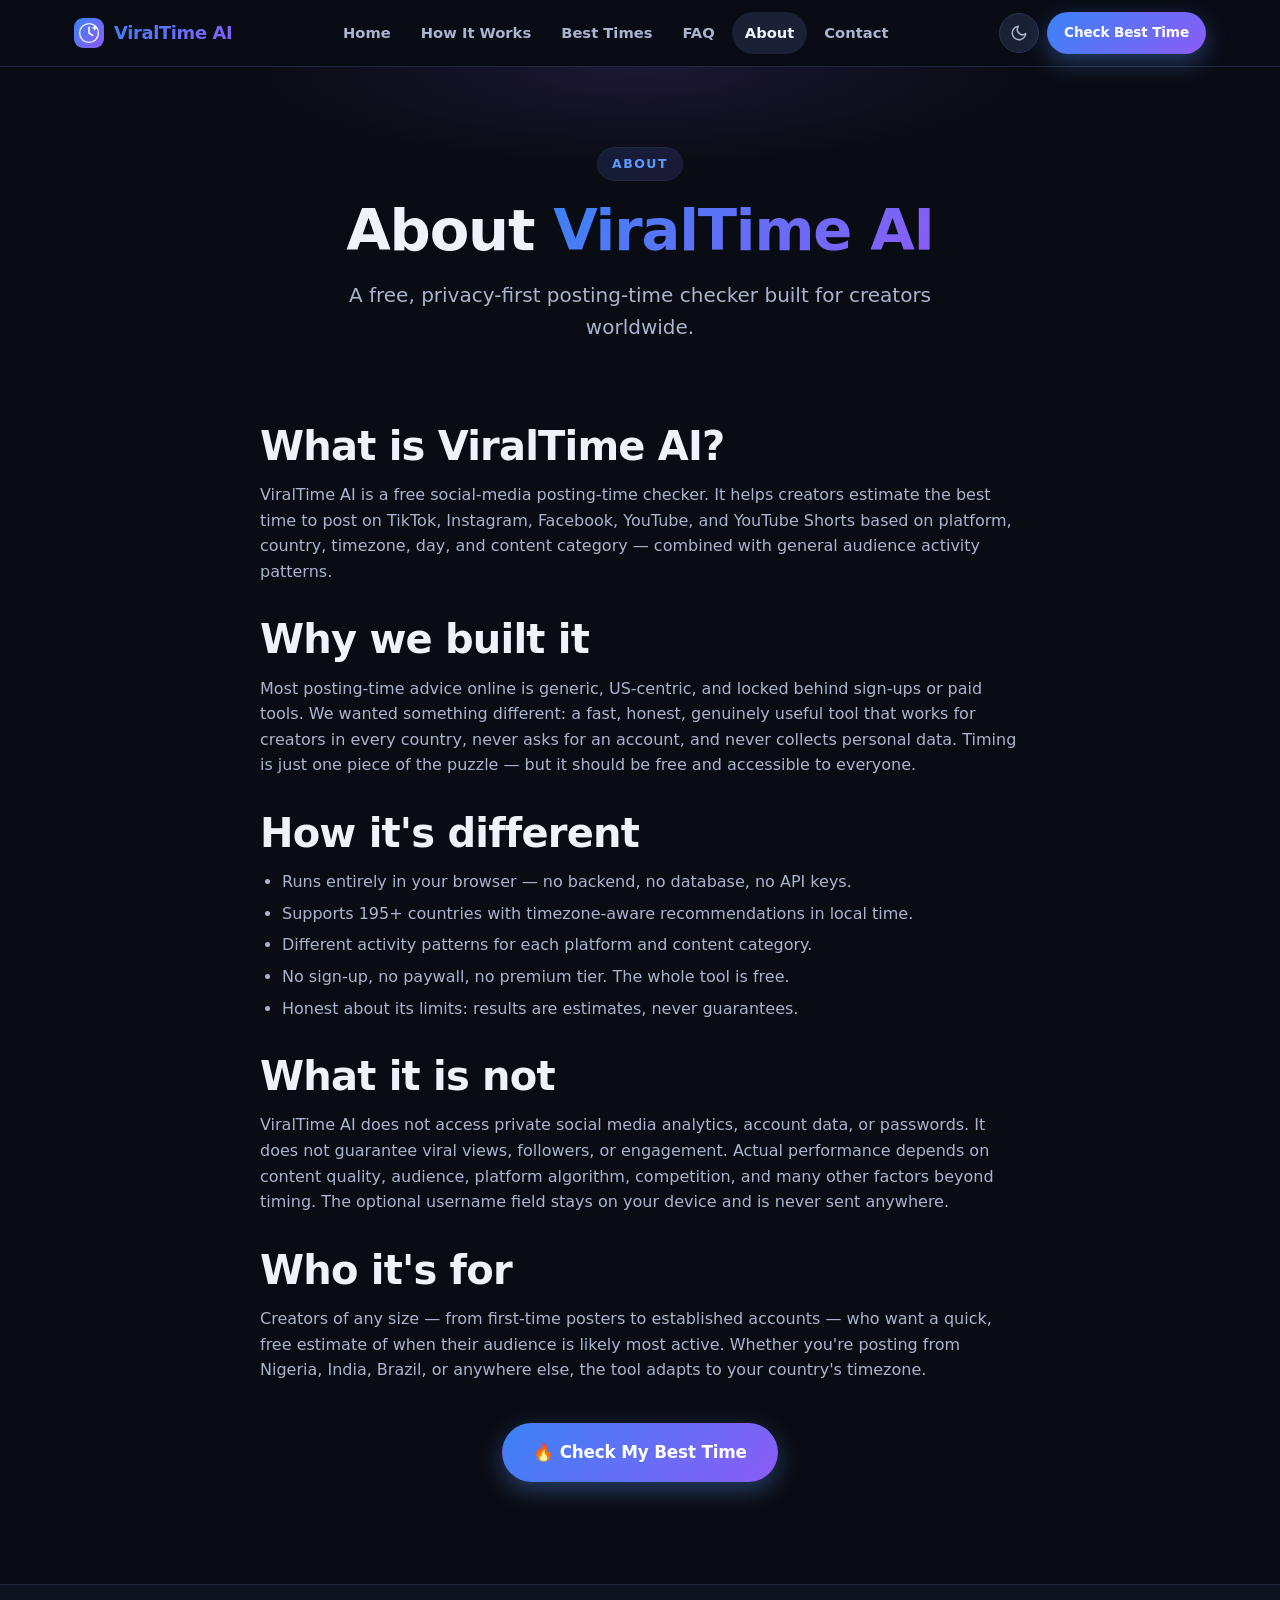
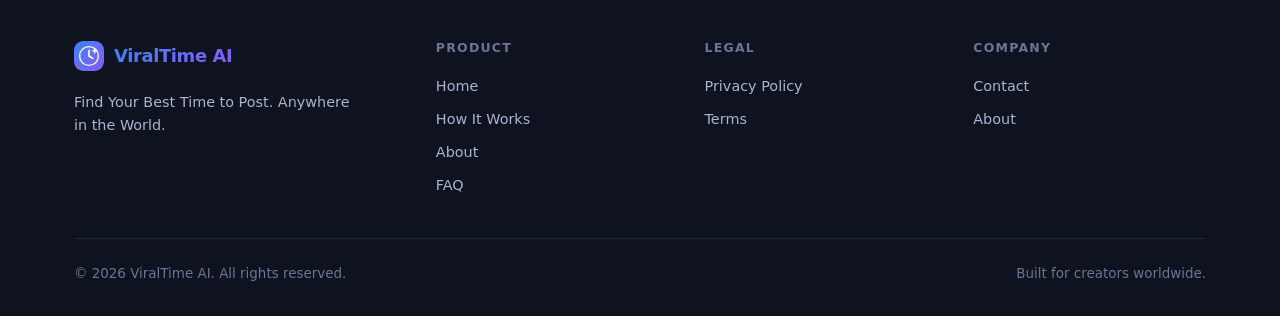
<file: about.html>
<!doctype html>
<html lang="en" data-theme="dark">
<head>
  <meta charset="UTF-8" />
  <meta name="viewport" content="width=device-width, initial-scale=1.0" />
  <title>About ViralTime AI – Free Posting Time Checker for Creators</title>
  <meta name="description" content="ViralTime AI is a free, privacy-first social media posting-time checker built for creators worldwide. Learn how it works and why we built it." />
  <meta name="robots" content="index, follow" />
  <link rel="canonical" href="https://YOUR-DOMAIN-HERE/about.html" />
  <link rel="icon" type="image/svg+xml" href="favicon.svg" />
  <meta property="og:type" content="website" />
  <meta property="og:site_name" content="ViralTime AI" />
  <meta property="og:title" content="About ViralTime AI" />
  <meta property="og:description" content="A free, privacy-first posting-time checker built for creators worldwide." />
  <meta property="og:url" content="https://YOUR-DOMAIN-HERE/about.html" />
  <meta name="twitter:card" content="summary" />
  <meta name="twitter:title" content="About ViralTime AI" />
  <meta name="twitter:description" content="A free, privacy-first posting-time checker built for creators worldwide." />
  <link rel="stylesheet" href="style.css" />
</head>
<body>
  <a href="#main" class="sr-only">Skip to content</a>

  <header class="nav">
    <div class="container nav-inner">
      <a href="index.html" class="brand" aria-label="ViralTime AI home">
        <img src="favicon.svg" alt="ViralTime AI logo" class="brand-logo" />
        <span class="brand-name">ViralTime AI</span>
      </a>
      <nav class="nav-links" id="navLinks" aria-label="Primary">
        <a href="index.html">Home</a>
        <a href="how-it-works.html">How It Works</a>
        <a href="index.html#best-times">Best Times</a>
        <a href="index.html#faq">FAQ</a>
        <a href="about.html">About</a>
        <a href="contact.html">Contact</a>
      </nav>
      <div class="nav-actions">
        <button class="theme-toggle" id="themeToggle" type="button" aria-label="Toggle dark and light mode">
          <svg class="icon-moon" width="18" height="18" viewBox="0 0 24 24" fill="none" stroke="currentColor" stroke-width="2" stroke-linecap="round" stroke-linejoin="round" aria-hidden="true"><path d="M21 12.8A9 9 0 1 1 11.2 3a7 7 0 0 0 9.8 9.8z"/></svg>
          <svg class="icon-sun" width="18" height="18" viewBox="0 0 24 24" fill="none" stroke="currentColor" stroke-width="2" stroke-linecap="round" stroke-linejoin="round" aria-hidden="true"><circle cx="12" cy="12" r="4"/><path d="M12 2v2M12 20v2M4.9 4.9l1.4 1.4M17.7 17.7l1.4 1.4M2 12h2M20 12h2M4.9 19.1l1.4-1.4M17.7 6.3l1.4-1.4"/></svg>
        </button>
        <a href="index.html#checker" class="btn btn-primary btn-sm">Check Best Time</a>
        <button class="menu-btn" id="menuBtn" type="button" aria-label="Open menu" aria-expanded="false" aria-controls="navLinks">
          <svg width="20" height="20" viewBox="0 0 24 24" fill="none" stroke="currentColor" stroke-width="2" stroke-linecap="round" stroke-linejoin="round" aria-hidden="true"><line x1="3" y1="6" x2="21" y2="6"/><line x1="3" y1="12" x2="21" y2="12"/><line x1="3" y1="18" x2="21" y2="18"/></svg>
        </button>
      </div>
    </div>
  </header>

  <main id="main">
    <section class="page-hero">
      <div class="container center">
        <span class="eyebrow">About</span>
        <h1 style="margin-top:16px">About <span class="gradient-text">ViralTime AI</span></h1>
        <p class="lead">A free, privacy-first posting-time checker built for creators worldwide.</p>
      </div>
    </section>

    <section class="section" style="padding-top:0">
      <div class="container">
        <article class="prose">
          <h2>What is ViralTime AI?</h2>
          <p>ViralTime AI is a free social-media posting-time checker. It helps creators estimate the best time to post on TikTok, Instagram, Facebook, YouTube, and YouTube Shorts based on platform, country, timezone, day, and content category — combined with general audience activity patterns.</p>

          <h2>Why we built it</h2>
          <p>Most posting-time advice online is generic, US-centric, and locked behind sign-ups or paid tools. We wanted something different: a fast, honest, genuinely useful tool that works for creators in every country, never asks for an account, and never collects personal data. Timing is just one piece of the puzzle — but it should be free and accessible to everyone.</p>

          <h2>How it's different</h2>
          <ul>
            <li>Runs entirely in your browser — no backend, no database, no API keys.</li>
            <li>Supports 195+ countries with timezone-aware recommendations in local time.</li>
            <li>Different activity patterns for each platform and content category.</li>
            <li>No sign-up, no paywall, no premium tier. The whole tool is free.</li>
            <li>Honest about its limits: results are estimates, never guarantees.</li>
          </ul>

          <h2>What it is not</h2>
          <p>ViralTime AI does not access private social media analytics, account data, or passwords. It does not guarantee viral views, followers, or engagement. Actual performance depends on content quality, audience, platform algorithm, competition, and many other factors beyond timing. The optional username field stays on your device and is never sent anywhere.</p>

          <h2>Who it's for</h2>
          <p>Creators of any size — from first-time posters to established accounts — who want a quick, free estimate of when their audience is likely most active. Whether you're posting from Nigeria, India, Brazil, or anywhere else, the tool adapts to your country's timezone.</p>
        </article>

        <div class="center" style="margin-top:40px">
          <a href="index.html#checker" class="btn btn-primary btn-lg">🔥 Check My Best Time</a>
        </div>
      </div>
    </section>
  </main>

  <footer class="footer">
    <div class="container">
      <div class="footer-grid">
        <div class="footer-brand">
          <a href="index.html" class="brand"><img src="favicon.svg" alt="ViralTime AI logo" class="brand-logo" /><span class="brand-name">ViralTime AI</span></a>
          <p>Find Your Best Time to Post. Anywhere in the World.</p>
        </div>
        <div class="footer-col">
          <h4>Product</h4>
          <a href="index.html">Home</a>
          <a href="how-it-works.html">How It Works</a>
          <a href="about.html">About</a>
          <a href="index.html#faq">FAQ</a>
        </div>
        <div class="footer-col">
          <h4>Legal</h4>
          <a href="privacy.html">Privacy Policy</a>
          <a href="terms.html">Terms</a>
        </div>
        <div class="footer-col">
          <h4>Company</h4>
          <a href="contact.html">Contact</a>
          <a href="about.html">About</a>
        </div>
      </div>
      <div class="footer-bottom">
        <span>© 2026 ViralTime AI. All rights reserved.</span>
        <span>Built for creators worldwide.</span>
      </div>
    </div>
  </footer>

  <script type="module" src="script.js"></script>
</body>
</html>
</file>
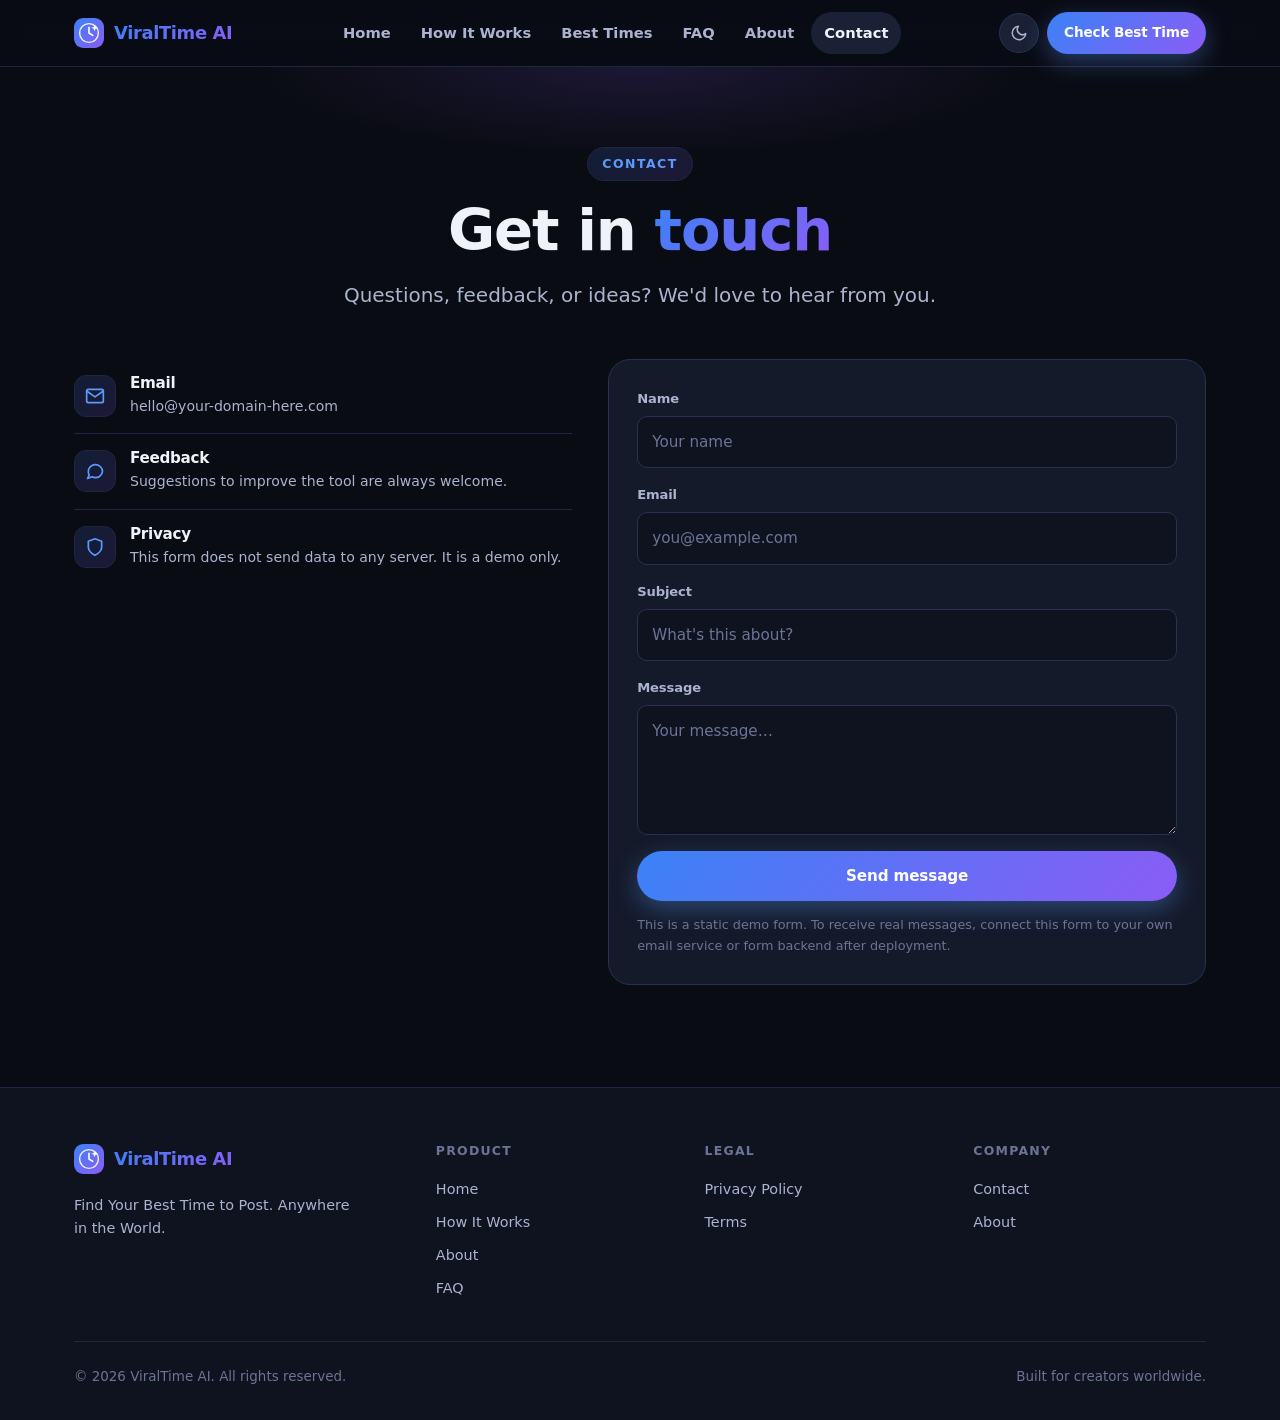
<file: contact.html>
<!doctype html>
<html lang="en" data-theme="dark">
<head>
  <meta charset="UTF-8" />
  <meta name="viewport" content="width=device-width, initial-scale=1.0" />
  <title>Contact ViralTime AI</title>
  <meta name="description" content="Get in touch with the ViralTime AI team. We'd love to hear your feedback, questions, and ideas." />
  <meta name="robots" content="index, follow" />
  <link rel="canonical" href="https://YOUR-DOMAIN-HERE/contact.html" />
  <link rel="icon" type="image/svg+xml" href="favicon.svg" />
  <meta property="og:type" content="website" />
  <meta property="og:site_name" content="ViralTime AI" />
  <meta property="og:title" content="Contact ViralTime AI" />
  <meta property="og:description" content="Get in touch with the ViralTime AI team." />
  <meta property="og:url" content="https://YOUR-DOMAIN-HERE/contact.html" />
  <meta name="twitter:card" content="summary" />
  <meta name="twitter:title" content="Contact ViralTime AI" />
  <meta name="twitter:description" content="Get in touch with the ViralTime AI team." />
  <link rel="stylesheet" href="style.css" />
</head>
<body>
  <a href="#main" class="sr-only">Skip to content</a>

  <header class="nav">
    <div class="container nav-inner">
      <a href="index.html" class="brand" aria-label="ViralTime AI home">
        <img src="favicon.svg" alt="ViralTime AI logo" class="brand-logo" />
        <span class="brand-name">ViralTime AI</span>
      </a>
      <nav class="nav-links" id="navLinks" aria-label="Primary">
        <a href="index.html">Home</a>
        <a href="how-it-works.html">How It Works</a>
        <a href="index.html#best-times">Best Times</a>
        <a href="index.html#faq">FAQ</a>
        <a href="about.html">About</a>
        <a href="contact.html">Contact</a>
      </nav>
      <div class="nav-actions">
        <button class="theme-toggle" id="themeToggle" type="button" aria-label="Toggle dark and light mode">
          <svg class="icon-moon" width="18" height="18" viewBox="0 0 24 24" fill="none" stroke="currentColor" stroke-width="2" stroke-linecap="round" stroke-linejoin="round" aria-hidden="true"><path d="M21 12.8A9 9 0 1 1 11.2 3a7 7 0 0 0 9.8 9.8z"/></svg>
          <svg class="icon-sun" width="18" height="18" viewBox="0 0 24 24" fill="none" stroke="currentColor" stroke-width="2" stroke-linecap="round" stroke-linejoin="round" aria-hidden="true"><circle cx="12" cy="12" r="4"/><path d="M12 2v2M12 20v2M4.9 4.9l1.4 1.4M17.7 17.7l1.4 1.4M2 12h2M20 12h2M4.9 19.1l1.4-1.4M17.7 6.3l1.4-1.4"/></svg>
        </button>
        <a href="index.html#checker" class="btn btn-primary btn-sm">Check Best Time</a>
        <button class="menu-btn" id="menuBtn" type="button" aria-label="Open menu" aria-expanded="false" aria-controls="navLinks">
          <svg width="20" height="20" viewBox="0 0 24 24" fill="none" stroke="currentColor" stroke-width="2" stroke-linecap="round" stroke-linejoin="round" aria-hidden="true"><line x1="3" y1="6" x2="21" y2="6"/><line x1="3" y1="12" x2="21" y2="12"/><line x1="3" y1="18" x2="21" y2="18"/></svg>
        </button>
      </div>
    </div>
  </header>

  <main id="main">
    <section class="page-hero">
      <div class="container center">
        <span class="eyebrow">Contact</span>
        <h1 style="margin-top:16px">Get in <span class="gradient-text">touch</span></h1>
        <p class="lead">Questions, feedback, or ideas? We'd love to hear from you.</p>
      </div>
    </section>

    <section class="section" style="padding-top:0">
      <div class="container">
        <div class="contact-grid">
          <div class="contact-info">
            <div class="item">
              <span class="ico" aria-hidden="true"><svg width="20" height="20" viewBox="0 0 24 24" fill="none" stroke="currentColor" stroke-width="2" stroke-linecap="round" stroke-linejoin="round"><path d="M4 4h16c1.1 0 2 .9 2 2v12c0 1.1-.9 2-2 2H4c-1.1 0-2-.9-2-2V6c0-1.1.9-2 2-2z"/><polyline points="22,6 12,13 2,6"/></svg></span>
              <div>
                <h4>Email</h4>
                <p>hello@your-domain-here.com</p>
              </div>
            </div>
            <div class="item">
              <span class="ico" aria-hidden="true"><svg width="20" height="20" viewBox="0 0 24 24" fill="none" stroke="currentColor" stroke-width="2" stroke-linecap="round" stroke-linejoin="round"><path d="M21 11.5a8.4 8.4 0 0 1-1 4 8.5 8.5 0 0 1-7.6 4.5 8.4 8.4 0 0 1-4-1L3 21l2-4a8.4 8.4 0 0 1-1-4 8.5 8.5 0 0 1 4.5-7.6 8.4 8.4 0 0 1 4-1h.5a8.5 8.5 0 0 1 8 8z"/></svg></span>
              <div>
                <h4>Feedback</h4>
                <p>Suggestions to improve the tool are always welcome.</p>
              </div>
            </div>
            <div class="item">
              <span class="ico" aria-hidden="true"><svg width="20" height="20" viewBox="0 0 24 24" fill="none" stroke="currentColor" stroke-width="2" stroke-linecap="round" stroke-linejoin="round"><path d="M12 22s8-4 8-10V5l-8-3-8 3v7c0 6 8 10 8 10z"/></svg></span>
              <div>
                <h4>Privacy</h4>
                <p>This form does not send data to any server. It is a demo only.</p>
              </div>
            </div>
          </div>

          <div class="form-card">
            <div class="form-success" id="contactSuccess">
              <svg width="20" height="20" viewBox="0 0 24 24" fill="none" stroke="currentColor" stroke-width="2.5" stroke-linecap="round" stroke-linejoin="round" aria-hidden="true"><polyline points="20 6 9 17 4 12"/></svg>
              Thanks! Your message has been noted. (Demo only — nothing was sent.)
            </div>
            <form id="contactForm" novalidate>
              <div class="field">
                <label for="cName">Name</label>
                <input class="input" type="text" id="cName" placeholder="Your name" required />
              </div>
              <div class="field">
                <label for="cEmail">Email</label>
                <input class="input" type="email" id="cEmail" placeholder="you@example.com" required />
              </div>
              <div class="field">
                <label for="cSubject">Subject</label>
                <input class="input" type="text" id="cSubject" placeholder="What's this about?" />
              </div>
              <div class="field">
                <label for="cMessage">Message</label>
                <textarea class="input" id="cMessage" placeholder="Your message…" required></textarea>
              </div>
              <button type="submit" class="btn btn-primary btn-block">Send message</button>
              <p class="form-note">This is a static demo form. To receive real messages, connect this form to your own email service or form backend after deployment.</p>
            </form>
          </div>
        </div>
      </div>
    </section>
  </main>

  <footer class="footer">
    <div class="container">
      <div class="footer-grid">
        <div class="footer-brand">
          <a href="index.html" class="brand"><img src="favicon.svg" alt="ViralTime AI logo" class="brand-logo" /><span class="brand-name">ViralTime AI</span></a>
          <p>Find Your Best Time to Post. Anywhere in the World.</p>
        </div>
        <div class="footer-col">
          <h4>Product</h4>
          <a href="index.html">Home</a>
          <a href="how-it-works.html">How It Works</a>
          <a href="about.html">About</a>
          <a href="index.html#faq">FAQ</a>
        </div>
        <div class="footer-col">
          <h4>Legal</h4>
          <a href="privacy.html">Privacy Policy</a>
          <a href="terms.html">Terms</a>
        </div>
        <div class="footer-col">
          <h4>Company</h4>
          <a href="contact.html">Contact</a>
          <a href="about.html">About</a>
        </div>
      </div>
      <div class="footer-bottom">
        <span>© 2026 ViralTime AI. All rights reserved.</span>
        <span>Built for creators worldwide.</span>
      </div>
    </div>
  </footer>

  <script type="module" src="script.js"></script>
</body>
</html>
</file>
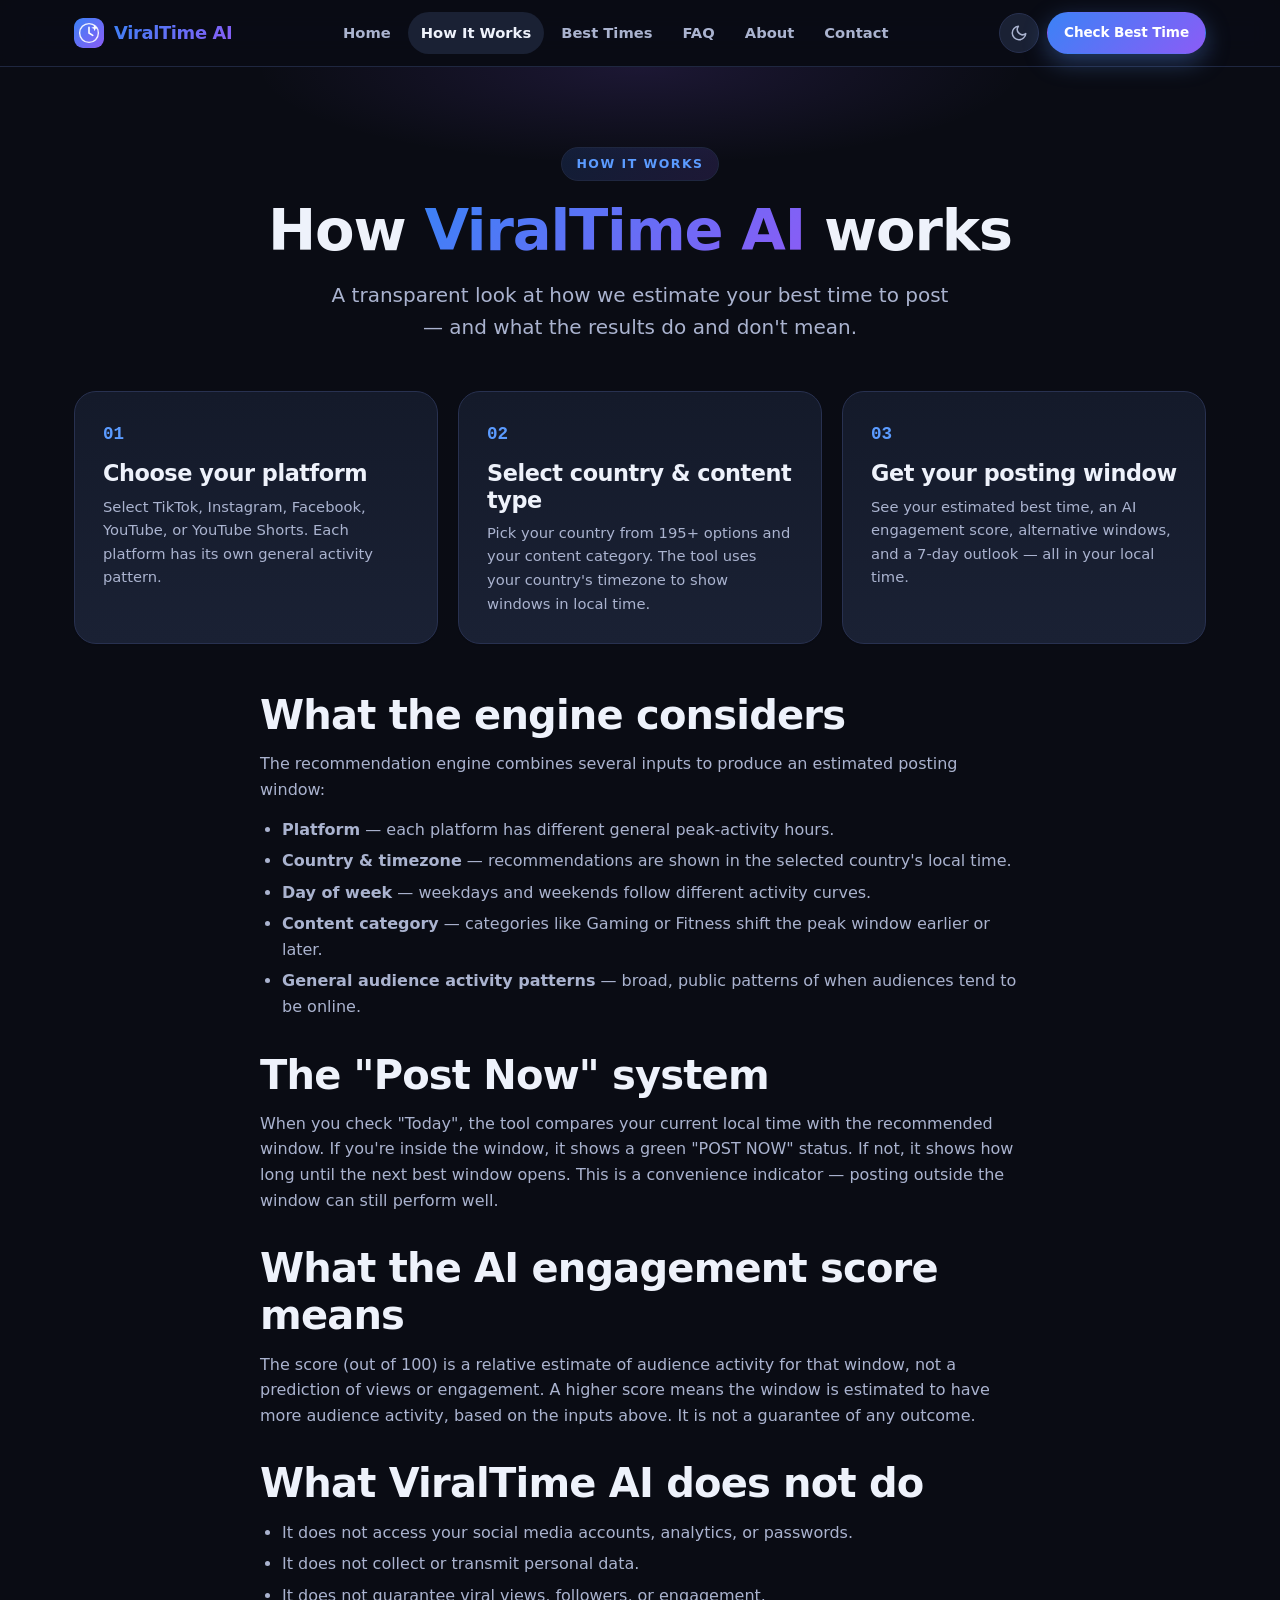
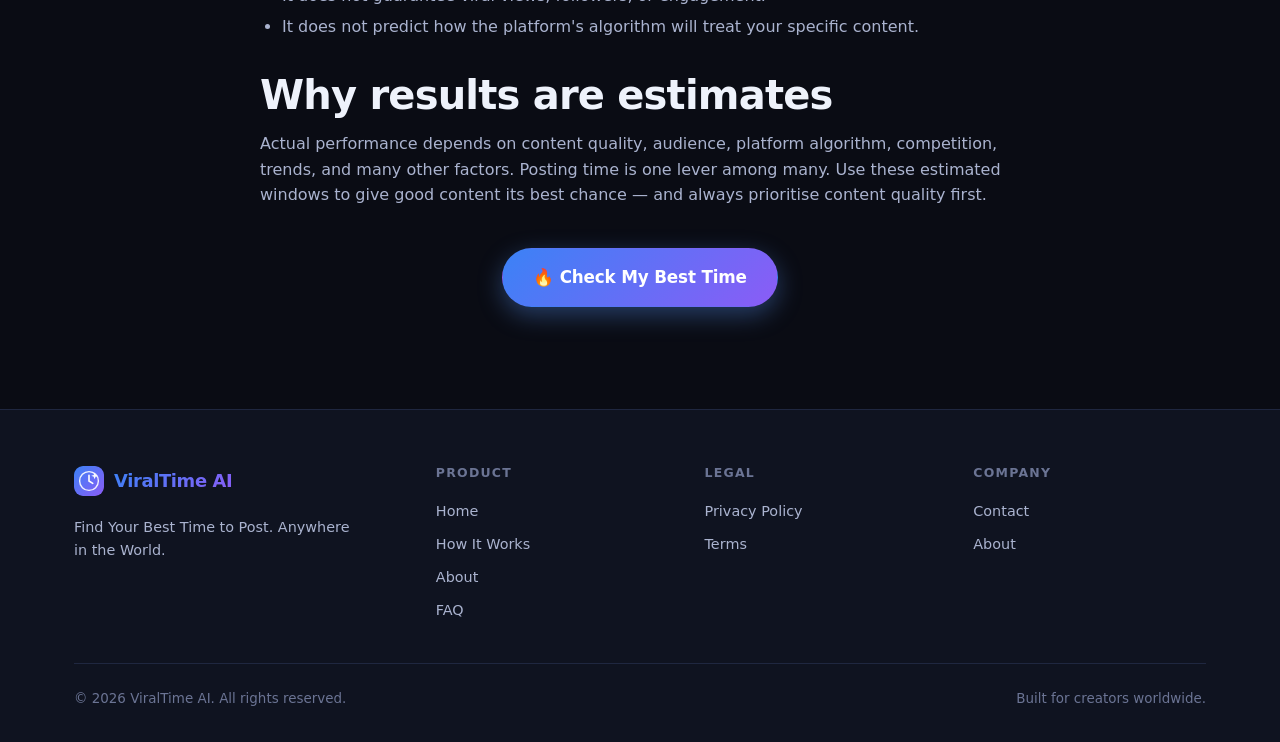
<file: how-it-works.html>
<!doctype html>
<html lang="en" data-theme="dark">
<head>
  <meta charset="UTF-8" />
  <meta name="viewport" content="width=device-width, initial-scale=1.0" />
  <title>How It Works – ViralTime AI Posting Time Method</title>
  <meta name="description" content="How ViralTime AI estimates your best time to post: platform, country, timezone, day, and content category combined with general audience activity patterns." />
  <meta name="robots" content="index, follow" />
  <link rel="canonical" href="https://YOUR-DOMAIN-HERE/how-it-works.html" />
  <link rel="icon" type="image/svg+xml" href="favicon.svg" />
  <meta property="og:type" content="website" />
  <meta property="og:site_name" content="ViralTime AI" />
  <meta property="og:title" content="How ViralTime AI Works" />
  <meta property="og:description" content="How ViralTime AI estimates your best time to post across platforms and countries." />
  <meta property="og:url" content="https://YOUR-DOMAIN-HERE/how-it-works.html" />
  <meta name="twitter:card" content="summary" />
  <meta name="twitter:title" content="How ViralTime AI Works" />
  <meta name="twitter:description" content="How ViralTime AI estimates your best time to post across platforms and countries." />
  <link rel="stylesheet" href="style.css" />
</head>
<body>
  <a href="#main" class="sr-only">Skip to content</a>

  <header class="nav">
    <div class="container nav-inner">
      <a href="index.html" class="brand" aria-label="ViralTime AI home">
        <img src="favicon.svg" alt="ViralTime AI logo" class="brand-logo" />
        <span class="brand-name">ViralTime AI</span>
      </a>
      <nav class="nav-links" id="navLinks" aria-label="Primary">
        <a href="index.html">Home</a>
        <a href="how-it-works.html">How It Works</a>
        <a href="index.html#best-times">Best Times</a>
        <a href="index.html#faq">FAQ</a>
        <a href="about.html">About</a>
        <a href="contact.html">Contact</a>
      </nav>
      <div class="nav-actions">
        <button class="theme-toggle" id="themeToggle" type="button" aria-label="Toggle dark and light mode">
          <svg class="icon-moon" width="18" height="18" viewBox="0 0 24 24" fill="none" stroke="currentColor" stroke-width="2" stroke-linecap="round" stroke-linejoin="round" aria-hidden="true"><path d="M21 12.8A9 9 0 1 1 11.2 3a7 7 0 0 0 9.8 9.8z"/></svg>
          <svg class="icon-sun" width="18" height="18" viewBox="0 0 24 24" fill="none" stroke="currentColor" stroke-width="2" stroke-linecap="round" stroke-linejoin="round" aria-hidden="true"><circle cx="12" cy="12" r="4"/><path d="M12 2v2M12 20v2M4.9 4.9l1.4 1.4M17.7 17.7l1.4 1.4M2 12h2M20 12h2M4.9 19.1l1.4-1.4M17.7 6.3l1.4-1.4"/></svg>
        </button>
        <a href="index.html#checker" class="btn btn-primary btn-sm">Check Best Time</a>
        <button class="menu-btn" id="menuBtn" type="button" aria-label="Open menu" aria-expanded="false" aria-controls="navLinks">
          <svg width="20" height="20" viewBox="0 0 24 24" fill="none" stroke="currentColor" stroke-width="2" stroke-linecap="round" stroke-linejoin="round" aria-hidden="true"><line x1="3" y1="6" x2="21" y2="6"/><line x1="3" y1="12" x2="21" y2="12"/><line x1="3" y1="18" x2="21" y2="18"/></svg>
        </button>
      </div>
    </div>
  </header>

  <main id="main">
    <section class="page-hero">
      <div class="container center">
        <span class="eyebrow">How It Works</span>
        <h1 style="margin-top:16px">How <span class="gradient-text">ViralTime AI</span> works</h1>
        <p class="lead">A transparent look at how we estimate your best time to post — and what the results do and don't mean.</p>
      </div>
    </section>

    <section class="section" style="padding-top:0">
      <div class="container">
        <div class="steps reveal">
          <div class="card step">
            <span class="num">01</span>
            <h3>Choose your platform</h3>
            <p>Select TikTok, Instagram, Facebook, YouTube, or YouTube Shorts. Each platform has its own general activity pattern.</p>
          </div>
          <div class="card step">
            <span class="num">02</span>
            <h3>Select country &amp; content type</h3>
            <p>Pick your country from 195+ options and your content category. The tool uses your country's timezone to show windows in local time.</p>
          </div>
          <div class="card step">
            <span class="num">03</span>
            <h3>Get your posting window</h3>
            <p>See your estimated best time, an AI engagement score, alternative windows, and a 7-day outlook — all in your local time.</p>
          </div>
        </div>

        <article class="prose" style="margin-top:48px">
          <h2>What the engine considers</h2>
          <p>The recommendation engine combines several inputs to produce an estimated posting window:</p>
          <ul>
            <li><strong>Platform</strong> — each platform has different general peak-activity hours.</li>
            <li><strong>Country &amp; timezone</strong> — recommendations are shown in the selected country's local time.</li>
            <li><strong>Day of week</strong> — weekdays and weekends follow different activity curves.</li>
            <li><strong>Content category</strong> — categories like Gaming or Fitness shift the peak window earlier or later.</li>
            <li><strong>General audience activity patterns</strong> — broad, public patterns of when audiences tend to be online.</li>
          </ul>

          <h2>The "Post Now" system</h2>
          <p>When you check "Today", the tool compares your current local time with the recommended window. If you're inside the window, it shows a green "POST NOW" status. If not, it shows how long until the next best window opens. This is a convenience indicator — posting outside the window can still perform well.</p>

          <h2>What the AI engagement score means</h2>
          <p>The score (out of 100) is a relative estimate of audience activity for that window, not a prediction of views or engagement. A higher score means the window is estimated to have more audience activity, based on the inputs above. It is not a guarantee of any outcome.</p>

          <h2>What ViralTime AI does not do</h2>
          <ul>
            <li>It does not access your social media accounts, analytics, or passwords.</li>
            <li>It does not collect or transmit personal data.</li>
            <li>It does not guarantee viral views, followers, or engagement.</li>
            <li>It does not predict how the platform's algorithm will treat your specific content.</li>
          </ul>

          <h2>Why results are estimates</h2>
          <p>Actual performance depends on content quality, audience, platform algorithm, competition, trends, and many other factors. Posting time is one lever among many. Use these estimated windows to give good content its best chance — and always prioritise content quality first.</p>
        </article>

        <div class="center" style="margin-top:40px">
          <a href="index.html#checker" class="btn btn-primary btn-lg">🔥 Check My Best Time</a>
        </div>
      </div>
    </section>
  </main>

  <footer class="footer">
    <div class="container">
      <div class="footer-grid">
        <div class="footer-brand">
          <a href="index.html" class="brand"><img src="favicon.svg" alt="ViralTime AI logo" class="brand-logo" /><span class="brand-name">ViralTime AI</span></a>
          <p>Find Your Best Time to Post. Anywhere in the World.</p>
        </div>
        <div class="footer-col">
          <h4>Product</h4>
          <a href="index.html">Home</a>
          <a href="how-it-works.html">How It Works</a>
          <a href="about.html">About</a>
          <a href="index.html#faq">FAQ</a>
        </div>
        <div class="footer-col">
          <h4>Legal</h4>
          <a href="privacy.html">Privacy Policy</a>
          <a href="terms.html">Terms</a>
        </div>
        <div class="footer-col">
          <h4>Company</h4>
          <a href="contact.html">Contact</a>
          <a href="about.html">About</a>
        </div>
      </div>
      <div class="footer-bottom">
        <span>© 2026 ViralTime AI. All rights reserved.</span>
        <span>Built for creators worldwide.</span>
      </div>
    </div>
  </footer>

  <script type="module" src="script.js"></script>
</body>
</html>
</file>
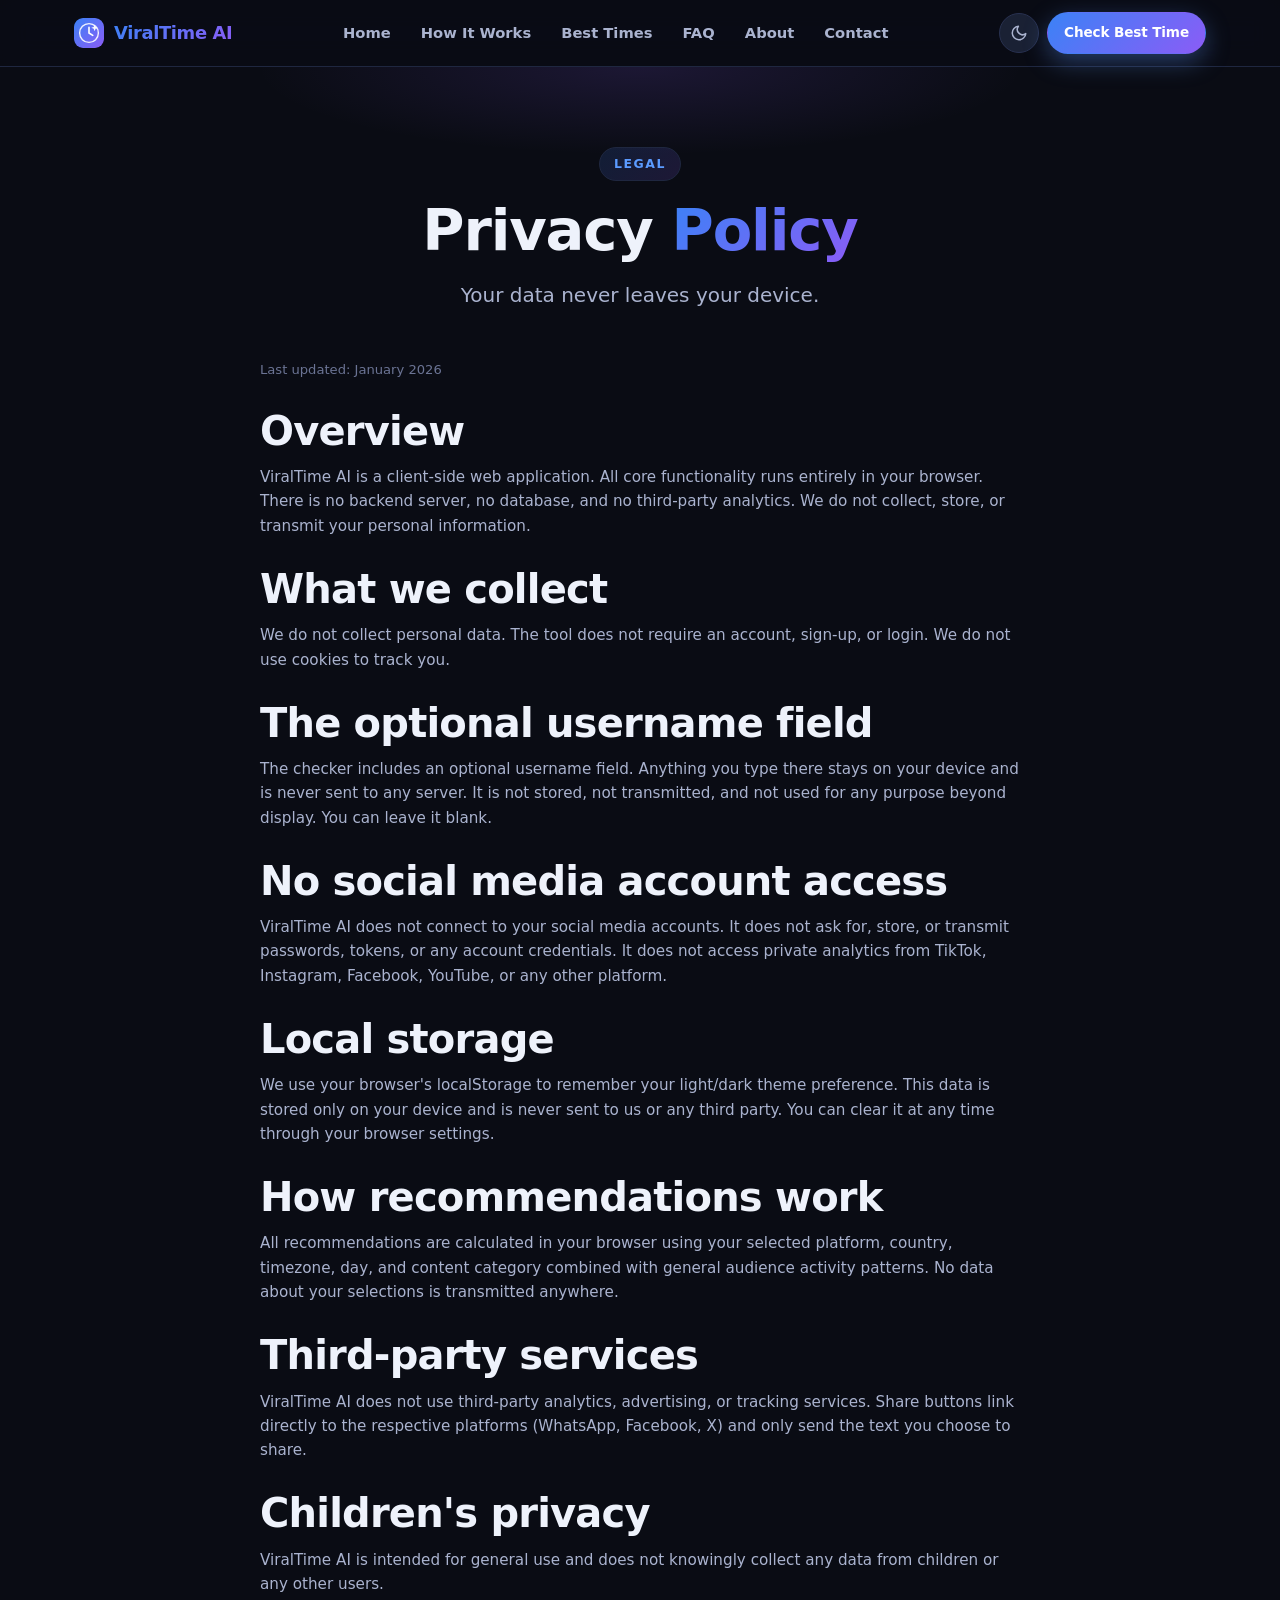
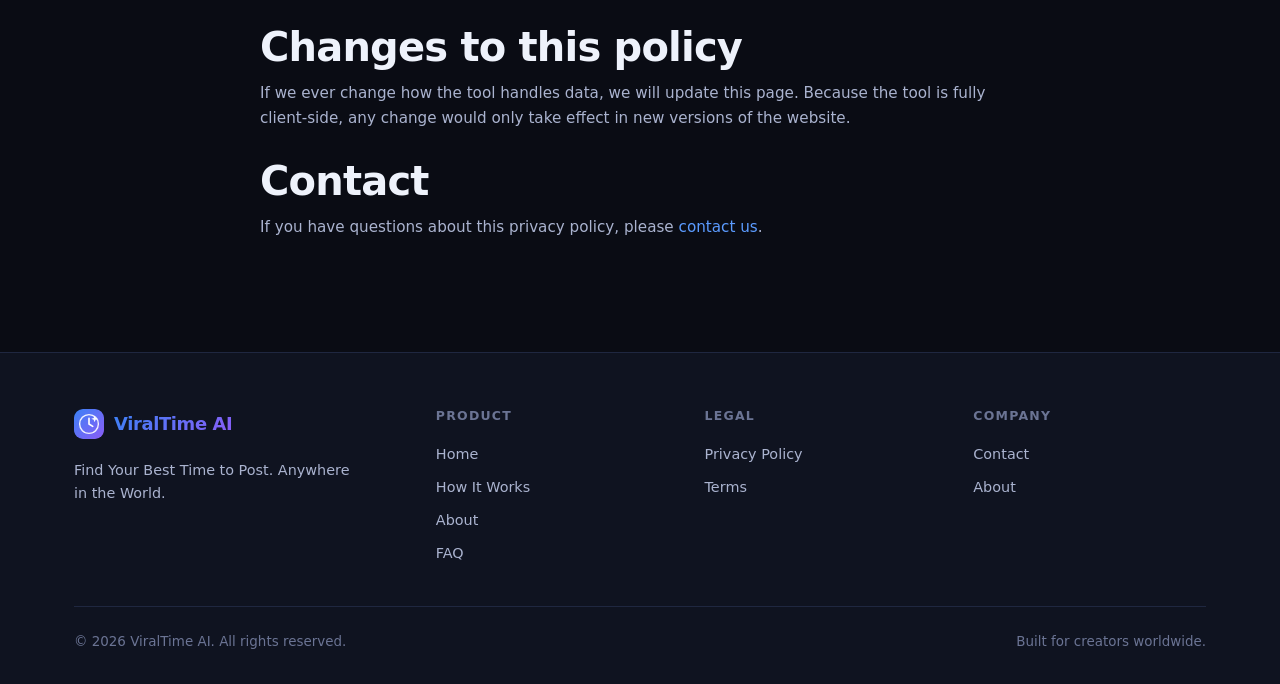
<file: privacy.html>
<!doctype html>
<html lang="en" data-theme="dark">
<head>
  <meta charset="UTF-8" />
  <meta name="viewport" content="width=device-width, initial-scale=1.0" />
  <title>Privacy Policy – ViralTime AI</title>
  <meta name="description" content="ViralTime AI runs entirely in your browser and does not collect or transmit personal data. Read our full privacy policy." />
  <meta name="robots" content="index, follow" />
  <link rel="canonical" href="https://YOUR-DOMAIN-HERE/privacy.html" />
  <link rel="icon" type="image/svg+xml" href="favicon.svg" />
  <meta property="og:type" content="website" />
  <meta property="og:site_name" content="ViralTime AI" />
  <meta property="og:title" content="Privacy Policy – ViralTime AI" />
  <meta property="og:description" content="ViralTime AI runs entirely in your browser and does not collect or transmit personal data." />
  <meta property="og:url" content="https://YOUR-DOMAIN-HERE/privacy.html" />
  <meta name="twitter:card" content="summary" />
  <meta name="twitter:title" content="Privacy Policy – ViralTime AI" />
  <meta name="twitter:description" content="ViralTime AI runs entirely in your browser and does not collect or transmit personal data." />
  <link rel="stylesheet" href="style.css" />
</head>
<body>
  <a href="#main" class="sr-only">Skip to content</a>

  <header class="nav">
    <div class="container nav-inner">
      <a href="index.html" class="brand" aria-label="ViralTime AI home">
        <img src="favicon.svg" alt="ViralTime AI logo" class="brand-logo" />
        <span class="brand-name">ViralTime AI</span>
      </a>
      <nav class="nav-links" id="navLinks" aria-label="Primary">
        <a href="index.html">Home</a>
        <a href="how-it-works.html">How It Works</a>
        <a href="index.html#best-times">Best Times</a>
        <a href="index.html#faq">FAQ</a>
        <a href="about.html">About</a>
        <a href="contact.html">Contact</a>
      </nav>
      <div class="nav-actions">
        <button class="theme-toggle" id="themeToggle" type="button" aria-label="Toggle dark and light mode">
          <svg class="icon-moon" width="18" height="18" viewBox="0 0 24 24" fill="none" stroke="currentColor" stroke-width="2" stroke-linecap="round" stroke-linejoin="round" aria-hidden="true"><path d="M21 12.8A9 9 0 1 1 11.2 3a7 7 0 0 0 9.8 9.8z"/></svg>
          <svg class="icon-sun" width="18" height="18" viewBox="0 0 24 24" fill="none" stroke="currentColor" stroke-width="2" stroke-linecap="round" stroke-linejoin="round" aria-hidden="true"><circle cx="12" cy="12" r="4"/><path d="M12 2v2M12 20v2M4.9 4.9l1.4 1.4M17.7 17.7l1.4 1.4M2 12h2M20 12h2M4.9 19.1l1.4-1.4M17.7 6.3l1.4-1.4"/></svg>
        </button>
        <a href="index.html#checker" class="btn btn-primary btn-sm">Check Best Time</a>
        <button class="menu-btn" id="menuBtn" type="button" aria-label="Open menu" aria-expanded="false" aria-controls="navLinks">
          <svg width="20" height="20" viewBox="0 0 24 24" fill="none" stroke="currentColor" stroke-width="2" stroke-linecap="round" stroke-linejoin="round" aria-hidden="true"><line x1="3" y1="6" x2="21" y2="6"/><line x1="3" y1="12" x2="21" y2="12"/><line x1="3" y1="18" x2="21" y2="18"/></svg>
        </button>
      </div>
    </div>
  </header>

  <main id="main">
    <section class="page-hero">
      <div class="container center">
        <span class="eyebrow">Legal</span>
        <h1 style="margin-top:16px">Privacy <span class="gradient-text">Policy</span></h1>
        <p class="lead">Your data never leaves your device.</p>
      </div>
    </section>

    <section class="section" style="padding-top:0">
      <div class="container">
        <article class="legal">
          <p class="updated">Last updated: January 2026</p>

          <h2>Overview</h2>
          <p>ViralTime AI is a client-side web application. All core functionality runs entirely in your browser. There is no backend server, no database, and no third-party analytics. We do not collect, store, or transmit your personal information.</p>

          <h2>What we collect</h2>
          <p>We do not collect personal data. The tool does not require an account, sign-up, or login. We do not use cookies to track you.</p>

          <h2>The optional username field</h2>
          <p>The checker includes an optional username field. Anything you type there stays on your device and is never sent to any server. It is not stored, not transmitted, and not used for any purpose beyond display. You can leave it blank.</p>

          <h2>No social media account access</h2>
          <p>ViralTime AI does not connect to your social media accounts. It does not ask for, store, or transmit passwords, tokens, or any account credentials. It does not access private analytics from TikTok, Instagram, Facebook, YouTube, or any other platform.</p>

          <h2>Local storage</h2>
          <p>We use your browser's localStorage to remember your light/dark theme preference. This data is stored only on your device and is never sent to us or any third party. You can clear it at any time through your browser settings.</p>

          <h2>How recommendations work</h2>
          <p>All recommendations are calculated in your browser using your selected platform, country, timezone, day, and content category combined with general audience activity patterns. No data about your selections is transmitted anywhere.</p>

          <h2>Third-party services</h2>
          <p>ViralTime AI does not use third-party analytics, advertising, or tracking services. Share buttons link directly to the respective platforms (WhatsApp, Facebook, X) and only send the text you choose to share.</p>

          <h2>Children's privacy</h2>
          <p>ViralTime AI is intended for general use and does not knowingly collect any data from children or any other users.</p>

          <h2>Changes to this policy</h2>
          <p>If we ever change how the tool handles data, we will update this page. Because the tool is fully client-side, any change would only take effect in new versions of the website.</p>

          <h2>Contact</h2>
          <p>If you have questions about this privacy policy, please <a href="contact.html" style="color:var(--primary)">contact us</a>.</p>
        </article>
      </div>
    </section>
  </main>

  <footer class="footer">
    <div class="container">
      <div class="footer-grid">
        <div class="footer-brand">
          <a href="index.html" class="brand"><img src="favicon.svg" alt="ViralTime AI logo" class="brand-logo" /><span class="brand-name">ViralTime AI</span></a>
          <p>Find Your Best Time to Post. Anywhere in the World.</p>
        </div>
        <div class="footer-col">
          <h4>Product</h4>
          <a href="index.html">Home</a>
          <a href="how-it-works.html">How It Works</a>
          <a href="about.html">About</a>
          <a href="index.html#faq">FAQ</a>
        </div>
        <div class="footer-col">
          <h4>Legal</h4>
          <a href="privacy.html">Privacy Policy</a>
          <a href="terms.html">Terms</a>
        </div>
        <div class="footer-col">
          <h4>Company</h4>
          <a href="contact.html">Contact</a>
          <a href="about.html">About</a>
        </div>
      </div>
      <div class="footer-bottom">
        <span>© 2026 ViralTime AI. All rights reserved.</span>
        <span>Built for creators worldwide.</span>
      </div>
    </div>
  </footer>

  <script type="module" src="script.js"></script>
</body>
</html>
</file>
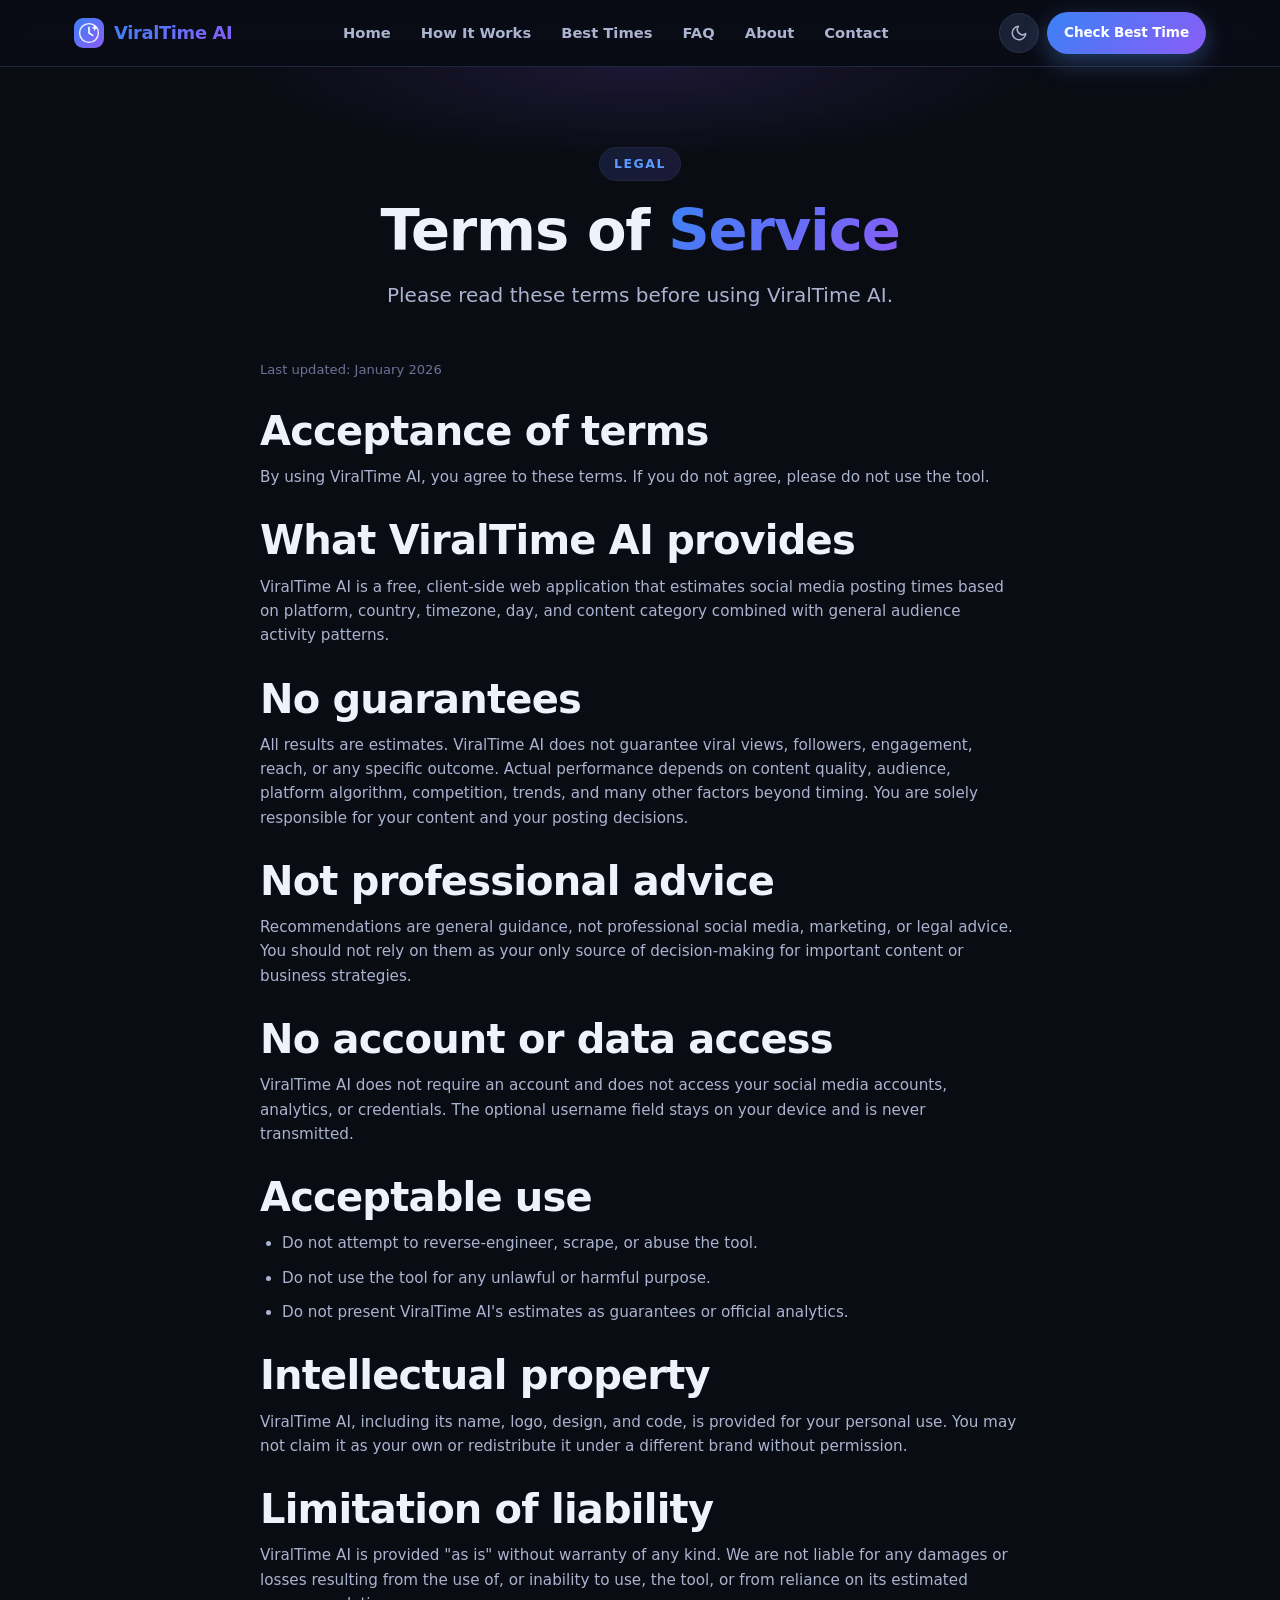
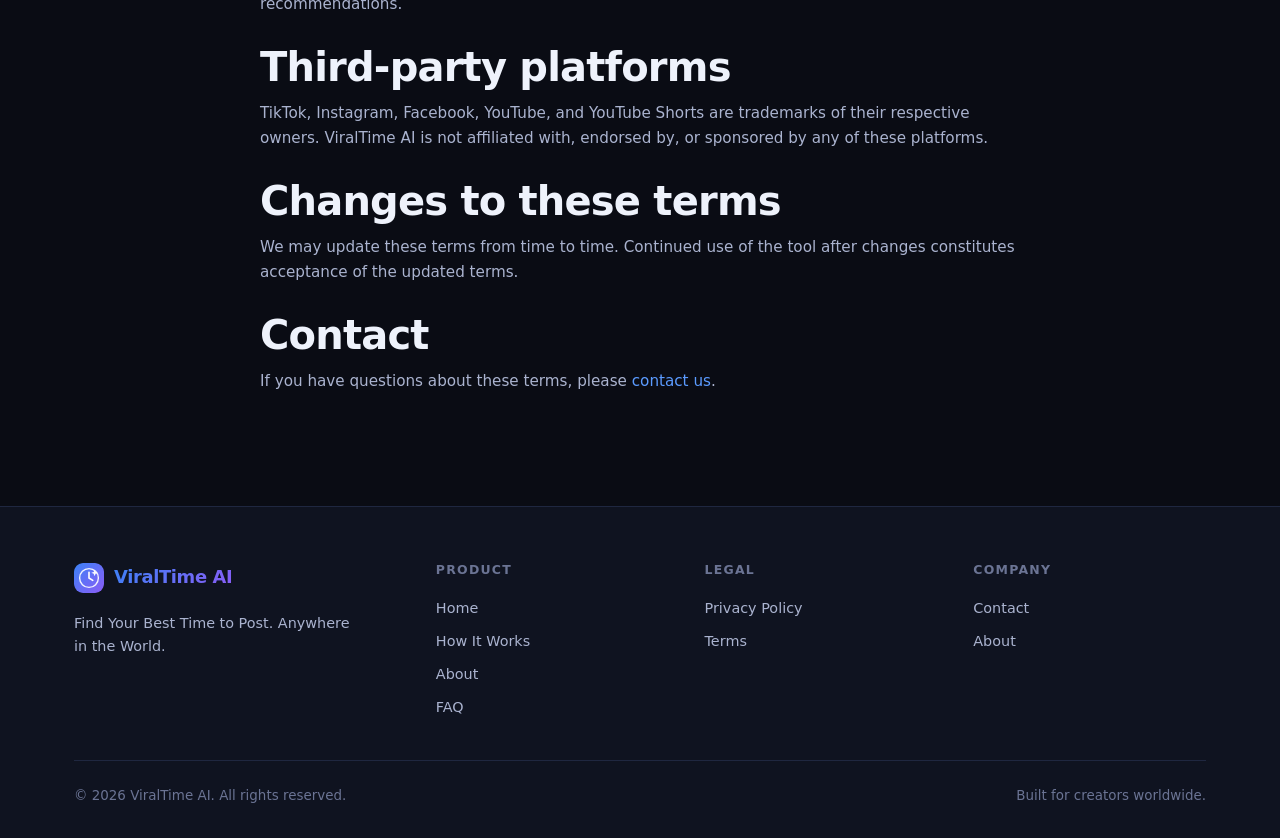
<file: terms.html>
<!doctype html>
<html lang="en" data-theme="dark">
<head>
  <meta charset="UTF-8" />
  <meta name="viewport" content="width=device-width, initial-scale=1.0" />
  <title>Terms of Service – ViralTime AI</title>
  <meta name="description" content="The terms of service for ViralTime AI, a free client-side posting-time checker. Results are estimates and viral performance is not guaranteed." />
  <meta name="robots" content="index, follow" />
  <link rel="canonical" href="https://YOUR-DOMAIN-HERE/terms.html" />
  <link rel="icon" type="image/svg+xml" href="favicon.svg" />
  <meta property="og:type" content="website" />
  <meta property="og:site_name" content="ViralTime AI" />
  <meta property="og:title" content="Terms of Service – ViralTime AI" />
  <meta property="og:description" content="The terms of service for ViralTime AI. Results are estimates and viral performance is not guaranteed." />
  <meta property="og:url" content="https://YOUR-DOMAIN-HERE/terms.html" />
  <meta name="twitter:card" content="summary" />
  <meta name="twitter:title" content="Terms of Service – ViralTime AI" />
  <meta name="twitter:description" content="The terms of service for ViralTime AI. Results are estimates and viral performance is not guaranteed." />
  <link rel="stylesheet" href="style.css" />
</head>
<body>
  <a href="#main" class="sr-only">Skip to content</a>

  <header class="nav">
    <div class="container nav-inner">
      <a href="index.html" class="brand" aria-label="ViralTime AI home">
        <img src="favicon.svg" alt="ViralTime AI logo" class="brand-logo" />
        <span class="brand-name">ViralTime AI</span>
      </a>
      <nav class="nav-links" id="navLinks" aria-label="Primary">
        <a href="index.html">Home</a>
        <a href="how-it-works.html">How It Works</a>
        <a href="index.html#best-times">Best Times</a>
        <a href="index.html#faq">FAQ</a>
        <a href="about.html">About</a>
        <a href="contact.html">Contact</a>
      </nav>
      <div class="nav-actions">
        <button class="theme-toggle" id="themeToggle" type="button" aria-label="Toggle dark and light mode">
          <svg class="icon-moon" width="18" height="18" viewBox="0 0 24 24" fill="none" stroke="currentColor" stroke-width="2" stroke-linecap="round" stroke-linejoin="round" aria-hidden="true"><path d="M21 12.8A9 9 0 1 1 11.2 3a7 7 0 0 0 9.8 9.8z"/></svg>
          <svg class="icon-sun" width="18" height="18" viewBox="0 0 24 24" fill="none" stroke="currentColor" stroke-width="2" stroke-linecap="round" stroke-linejoin="round" aria-hidden="true"><circle cx="12" cy="12" r="4"/><path d="M12 2v2M12 20v2M4.9 4.9l1.4 1.4M17.7 17.7l1.4 1.4M2 12h2M20 12h2M4.9 19.1l1.4-1.4M17.7 6.3l1.4-1.4"/></svg>
        </button>
        <a href="index.html#checker" class="btn btn-primary btn-sm">Check Best Time</a>
        <button class="menu-btn" id="menuBtn" type="button" aria-label="Open menu" aria-expanded="false" aria-controls="navLinks">
          <svg width="20" height="20" viewBox="0 0 24 24" fill="none" stroke="currentColor" stroke-width="2" stroke-linecap="round" stroke-linejoin="round" aria-hidden="true"><line x1="3" y1="6" x2="21" y2="6"/><line x1="3" y1="12" x2="21" y2="12"/><line x1="3" y1="18" x2="21" y2="18"/></svg>
        </button>
      </div>
    </div>
  </header>

  <main id="main">
    <section class="page-hero">
      <div class="container center">
        <span class="eyebrow">Legal</span>
        <h1 style="margin-top:16px">Terms of <span class="gradient-text">Service</span></h1>
        <p class="lead">Please read these terms before using ViralTime AI.</p>
      </div>
    </section>

    <section class="section" style="padding-top:0">
      <div class="container">
        <article class="legal">
          <p class="updated">Last updated: January 2026</p>

          <h2>Acceptance of terms</h2>
          <p>By using ViralTime AI, you agree to these terms. If you do not agree, please do not use the tool.</p>

          <h2>What ViralTime AI provides</h2>
          <p>ViralTime AI is a free, client-side web application that estimates social media posting times based on platform, country, timezone, day, and content category combined with general audience activity patterns.</p>

          <h2>No guarantees</h2>
          <p>All results are estimates. ViralTime AI does not guarantee viral views, followers, engagement, reach, or any specific outcome. Actual performance depends on content quality, audience, platform algorithm, competition, trends, and many other factors beyond timing. You are solely responsible for your content and your posting decisions.</p>

          <h2>Not professional advice</h2>
          <p>Recommendations are general guidance, not professional social media, marketing, or legal advice. You should not rely on them as your only source of decision-making for important content or business strategies.</p>

          <h2>No account or data access</h2>
          <p>ViralTime AI does not require an account and does not access your social media accounts, analytics, or credentials. The optional username field stays on your device and is never transmitted.</p>

          <h2>Acceptable use</h2>
          <ul>
            <li>Do not attempt to reverse-engineer, scrape, or abuse the tool.</li>
            <li>Do not use the tool for any unlawful or harmful purpose.</li>
            <li>Do not present ViralTime AI's estimates as guarantees or official analytics.</li>
          </ul>

          <h2>Intellectual property</h2>
          <p>ViralTime AI, including its name, logo, design, and code, is provided for your personal use. You may not claim it as your own or redistribute it under a different brand without permission.</p>

          <h2>Limitation of liability</h2>
          <p>ViralTime AI is provided "as is" without warranty of any kind. We are not liable for any damages or losses resulting from the use of, or inability to use, the tool, or from reliance on its estimated recommendations.</p>

          <h2>Third-party platforms</h2>
          <p>TikTok, Instagram, Facebook, YouTube, and YouTube Shorts are trademarks of their respective owners. ViralTime AI is not affiliated with, endorsed by, or sponsored by any of these platforms.</p>

          <h2>Changes to these terms</h2>
          <p>We may update these terms from time to time. Continued use of the tool after changes constitutes acceptance of the updated terms.</p>

          <h2>Contact</h2>
          <p>If you have questions about these terms, please <a href="contact.html" style="color:var(--primary)">contact us</a>.</p>
        </article>
      </div>
    </section>
  </main>

  <footer class="footer">
    <div class="container">
      <div class="footer-grid">
        <div class="footer-brand">
          <a href="index.html" class="brand"><img src="favicon.svg" alt="ViralTime AI logo" class="brand-logo" /><span class="brand-name">ViralTime AI</span></a>
          <p>Find Your Best Time to Post. Anywhere in the World.</p>
        </div>
        <div class="footer-col">
          <h4>Product</h4>
          <a href="index.html">Home</a>
          <a href="how-it-works.html">How It Works</a>
          <a href="about.html">About</a>
          <a href="index.html#faq">FAQ</a>
        </div>
        <div class="footer-col">
          <h4>Legal</h4>
          <a href="privacy.html">Privacy Policy</a>
          <a href="terms.html">Terms</a>
        </div>
        <div class="footer-col">
          <h4>Company</h4>
          <a href="contact.html">Contact</a>
          <a href="about.html">About</a>
        </div>
      </div>
      <div class="footer-bottom">
        <span>© 2026 ViralTime AI. All rights reserved.</span>
        <span>Built for creators worldwide.</span>
      </div>
    </div>
  </footer>

  <script type="module" src="script.js"></script>
</body>
</html>
</file>
<file: style.css>
/* =========================================================
   ViralTime AI — style.css
   Premium dark/light SaaS design system
   ========================================================= */

/* ---------- Design tokens ---------- */
:root {
  --font-sans: "Inter", "Segoe UI", system-ui, -apple-system, "Helvetica Neue", Arial, sans-serif;
  --font-mono: "JetBrains Mono", "SF Mono", ui-monospace, "Cascadia Code", Menlo, Consolas, monospace;

  --radius-sm: 10px;
  --radius: 16px;
  --radius-lg: 22px;
  --radius-xl: 28px;

  --space: 8px;

  --maxw: 1180px;
  --maxw-narrow: 760px;

  --grad: linear-gradient(135deg, #3b82f6 0%, #8b5cf6 100%);
  --grad-soft: linear-gradient(135deg, rgba(59,130,246,0.15), rgba(139,92,246,0.15));

  --shadow-sm: 0 1px 2px rgba(0,0,0,0.06);
  --shadow: 0 8px 30px rgba(0,0,0,0.10);
  --shadow-lg: 0 20px 60px rgba(0,0,0,0.16);
  --glow: 0 0 0 1px rgba(59,130,246,0.25), 0 0 40px rgba(139,92,246,0.25);

  --ease: cubic-bezier(0.22, 1, 0.36, 1);
  --dur: 0.28s;
}

/* Dark (default) */
:root,
:root[data-theme="dark"] {
  --bg: #0a0c14;
  --bg-2: #0f1320;
  --surface: #141a2a;
  --surface-2: #1a2134;
  --surface-3: #222a40;
  --border: #283150;
  --border-soft: #1f2740;
  --text: #eef2fb;
  --text-2: #aab3cf;
  --text-3: #6b7494;
  --primary: #5b9bff;
  --primary-2: #a78bfa;
  --success: #34d399;
  --warning: #fbbf24;
  --error: #f87171;
  --nav-bg: rgba(10, 12, 20, 0.72);
  --hero-grid: rgba(255,255,255,0.035);
  color-scheme: dark;
}

/* Light */
:root[data-theme="light"] {
  --bg: #f7f8fc;
  --bg-2: #eef1f8;
  --surface: #ffffff;
  --surface-2: #f4f6fc;
  --surface-3: #eaeefb;
  --border: #dfe3ef;
  --border-soft: #eaedf6;
  --text: #0d1322;
  --text-2: #4a5468;
  --text-3: #8a93a8;
  --primary: #2563eb;
  --primary-2: #7c3aed;
  --success: #059669;
  --warning: #d97706;
  --error: #dc2626;
  --nav-bg: rgba(255, 255, 255, 0.78);
  --hero-grid: rgba(15, 23, 42, 0.04);
  --shadow: 0 8px 30px rgba(15, 23, 42, 0.08);
  --shadow-lg: 0 20px 60px rgba(15, 23, 42, 0.12);
  color-scheme: light;
}

/* ---------- Reset ---------- */
*, *::before, *::after { box-sizing: border-box; }
* { margin: 0; padding: 0; }
html { scroll-behavior: smooth; -webkit-text-size-adjust: 100%; }
body {
  font-family: var(--font-sans);
  background: var(--bg);
  color: var(--text);
  line-height: 1.6;
  font-size: 16px;
  -webkit-font-smoothing: antialiased;
  text-rendering: optimizeLegibility;
  transition: background var(--dur) var(--ease), color var(--dur) var(--ease);
  overflow-x: hidden;
}
img, svg { display: block; max-width: 100%; }
a { color: inherit; text-decoration: none; }
button { font: inherit; color: inherit; cursor: pointer; background: none; border: none; }
input, select, textarea { font: inherit; color: inherit; }
ul, ol { list-style: none; }

/* ---------- Typography ---------- */
h1, h2, h3, h4 { line-height: 1.18; font-weight: 800; letter-spacing: -0.02em; }
h1 { font-size: clamp(2.1rem, 5.4vw, 3.6rem); }
h2 { font-size: clamp(1.7rem, 3.6vw, 2.5rem); }
h3 { font-size: clamp(1.15rem, 2vw, 1.4rem); }
p { color: var(--text-2); }
.lead { font-size: clamp(1.05rem, 1.8vw, 1.25rem); color: var(--text-2); }

.eyebrow {
  display: inline-flex; align-items: center; gap: 8px;
  font-size: 0.78rem; font-weight: 700; letter-spacing: 0.12em; text-transform: uppercase;
  color: var(--primary);
  padding: 6px 14px; border-radius: 999px;
  background: var(--grad-soft);
  border: 1px solid var(--border-soft);
}
.gradient-text {
  background: var(--grad);
  -webkit-background-clip: text; background-clip: text;
  -webkit-text-fill-color: transparent; color: transparent;
}

/* ---------- Layout ---------- */
.container { width: 100%; max-width: var(--maxw); margin: 0 auto; padding: 0 24px; }
.section { padding: clamp(56px, 8vw, 110px) 0; }
.section-sm { padding: clamp(40px, 5vw, 64px) 0; }
.center { text-align: center; }
.stack { display: flex; flex-direction: column; gap: 16px; }
.muted { color: var(--text-3); }
.hidden { display: none !important; }
.sr-only {
  position: absolute; width: 1px; height: 1px; padding: 0; margin: -1px;
  overflow: hidden; clip: rect(0,0,0,0); white-space: nowrap; border: 0;
}

/* ---------- Buttons ---------- */
.btn {
  display: inline-flex; align-items: center; justify-content: center; gap: 8px;
  padding: 12px 22px; border-radius: 999px;
  font-weight: 700; font-size: 0.95rem; letter-spacing: -0.01em;
  border: 1px solid transparent;
  transition: transform var(--dur) var(--ease), box-shadow var(--dur) var(--ease), background var(--dur) var(--ease), border-color var(--dur) var(--ease), color var(--dur) var(--ease);
  white-space: nowrap;
}
.btn:active { transform: translateY(1px) scale(0.99); }
.btn-primary {
  background: var(--grad); color: #fff;
  box-shadow: 0 8px 24px rgba(91,155,255,0.35);
}
.btn-primary:hover { transform: translateY(-2px); box-shadow: 0 14px 34px rgba(91,155,255,0.45); }
.btn-ghost {
  background: var(--surface-2); color: var(--text);
  border-color: var(--border);
}
.btn-ghost:hover { background: var(--surface-3); border-color: var(--primary); }
.btn-sm { padding: 9px 16px; font-size: 0.85rem; }
.btn-lg { padding: 15px 30px; font-size: 1.05rem; }
.btn-block { width: 100%; }

/* ---------- Navbar ---------- */
.nav {
  position: sticky; top: 0; z-index: 100;
  background: var(--nav-bg);
  backdrop-filter: saturate(160%) blur(14px);
  -webkit-backdrop-filter: saturate(160%) blur(14px);
  border-bottom: 1px solid var(--border-soft);
  transition: background var(--dur) var(--ease), border-color var(--dur) var(--ease);
}
.nav-inner { display: flex; align-items: center; justify-content: space-between; gap: 20px; height: 66px; }
.brand { display: inline-flex; align-items: center; gap: 10px; font-weight: 800; font-size: 1.12rem; letter-spacing: -0.02em; }
.brand-logo { width: 30px; height: 30px; border-radius: 9px; }
.brand-name { background: var(--grad); -webkit-background-clip: text; background-clip: text; -webkit-text-fill-color: transparent; }
.nav-links { display: flex; align-items: center; gap: 4px; }
.nav-links a {
  padding: 9px 13px; border-radius: 999px; font-size: 0.92rem; font-weight: 600;
  color: var(--text-2); transition: color var(--dur), background var(--dur);
}
.nav-links a:hover, .nav-links a.active { color: var(--text); background: var(--surface-2); }
.nav-actions { display: flex; align-items: center; gap: 8px; }

.theme-toggle {
  width: 40px; height: 40px; border-radius: 999px;
  display: inline-flex; align-items: center; justify-content: center;
  background: var(--surface-2); border: 1px solid var(--border);
  color: var(--text-2);
  transition: color var(--dur), border-color var(--dur), transform var(--dur);
}
.theme-toggle:hover { color: var(--text); border-color: var(--primary); transform: rotate(-12deg); }
.theme-toggle .icon-sun { display: none; }
:root[data-theme="light"] .theme-toggle .icon-sun { display: block; }
:root[data-theme="light"] .theme-toggle .icon-moon { display: none; }

.menu-btn { display: none; width: 40px; height: 40px; border-radius: 999px; background: var(--surface-2); border: 1px solid var(--border); color: var(--text); align-items: center; justify-content: center; }

/* ---------- Hero ---------- */
.hero { position: relative; padding: clamp(48px, 7vw, 90px) 0 clamp(40px, 5vw, 64px); overflow: hidden; }
.hero::before {
  content: ""; position: absolute; inset: 0; z-index: -1;
  background:
    radial-gradient(60% 50% at 80% 0%, rgba(139,92,246,0.18), transparent 60%),
    radial-gradient(50% 40% at 10% 10%, rgba(59,130,246,0.16), transparent 60%);
  pointer-events: none;
}
.hero-grid {
  display: grid; grid-template-columns: 1.05fr 0.95fr; gap: clamp(28px, 5vw, 60px); align-items: center;
}
.hero h1 { margin: 18px 0 16px; }
.hero .lead { max-width: 560px; }
.hero-cta { display: flex; flex-wrap: wrap; gap: 12px; margin-top: 26px; }
.trust { display: inline-flex; align-items: center; gap: 8px; margin-top: 22px; font-size: 0.86rem; color: var(--text-3); }
.trust .dot { width: 7px; height: 7px; border-radius: 50%; background: var(--success); box-shadow: 0 0 10px var(--success); }

/* Live preview card */
.preview {
  position: relative;
  background: linear-gradient(180deg, var(--surface), var(--surface-2));
  border: 1px solid var(--border);
  border-radius: var(--radius-lg);
  padding: 22px;
  box-shadow: var(--shadow-lg);
  overflow: hidden;
}
.preview::after {
  content: ""; position: absolute; top: -40%; right: -30%; width: 70%; height: 80%;
  background: var(--grad); opacity: 0.12; filter: blur(50px); border-radius: 50%; pointer-events: none;
}
.preview-head { display: flex; align-items: center; justify-content: space-between; margin-bottom: 18px; }
.preview-title { font-weight: 700; font-size: 0.95rem; }
.preview-badge { font-size: 0.72rem; font-weight: 700; color: var(--success); background: rgba(52,211,153,0.12); padding: 4px 10px; border-radius: 999px; display: inline-flex; align-items: center; gap: 6px; }
.preview-badge .pulse { width: 7px; height: 7px; border-radius: 50%; background: var(--success); animation: pulse 1.6s infinite; }
@keyframes pulse { 0%,100% { opacity: 1; transform: scale(1); } 50% { opacity: 0.4; transform: scale(0.8); } }

.clock { font-family: var(--font-mono); font-size: 2.1rem; font-weight: 700; letter-spacing: -0.02em; }
.clock-tz { font-size: 0.8rem; color: var(--text-3); margin-top: 2px; }
.preview-row { display: flex; align-items: center; justify-content: space-between; padding: 13px 0; border-top: 1px dashed var(--border-soft); }
.preview-row:first-of-type { border-top: none; }
.preview-row .label { font-size: 0.82rem; color: var(--text-3); }
.preview-row .val { font-weight: 700; font-size: 0.92rem; }
.score-pill { font-family: var(--font-mono); color: var(--primary); }

.meter { height: 8px; border-radius: 999px; background: var(--surface-3); overflow: hidden; margin-top: 6px; }
.meter > i { display: block; height: 100%; background: var(--grad); border-radius: 999px; transition: width 0.8s var(--ease); }

/* ---------- Checker card ---------- */
.checker {
  background: linear-gradient(180deg, var(--surface), var(--surface-2));
  border: 1px solid var(--border);
  border-radius: var(--radius-xl);
  padding: clamp(20px, 3vw, 34px);
  box-shadow: var(--shadow-lg);
  position: relative;
}
.checker-head { display: flex; align-items: center; gap: 12px; margin-bottom: 22px; }
.checker-head .ico { width: 44px; height: 44px; border-radius: 12px; background: var(--grad-soft); border: 1px solid var(--border-soft); display: grid; place-items: center; color: var(--primary); }
.checker-head h2 { font-size: 1.25rem; }
.checker-head p { font-size: 0.88rem; margin-top: 2px; }

.form-grid { display: grid; grid-template-columns: repeat(2, 1fr); gap: 18px; }
.field { display: flex; flex-direction: column; gap: 7px; }
.field.full { grid-column: 1 / -1; }
.field label { font-size: 0.82rem; font-weight: 700; color: var(--text-2); letter-spacing: -0.01em; }
.field .hint { font-size: 0.74rem; color: var(--text-3); }

.input, .select {
  width: 100%; padding: 13px 14px; border-radius: var(--radius-sm);
  background: var(--bg-2); border: 1px solid var(--border);
  color: var(--text); font-size: 0.95rem;
  transition: border-color var(--dur), box-shadow var(--dur), background var(--dur);
}
.input::placeholder { color: var(--text-3); }
.input:focus, .select:focus, .combo:focus-within {
  outline: none; border-color: var(--primary);
  box-shadow: 0 0 0 4px rgba(91,155,255,0.16);
}
.select { appearance: none; -webkit-appearance: none; background-image: url("data:image/svg+xml,%3Csvg xmlns='http://www.w3.org/2000/svg' width='14' height='14' viewBox='0 0 24 24' fill='none' stroke='%23888' stroke-width='2.5' stroke-linecap='round' stroke-linejoin='round'%3E%3Cpolyline points='6 9 12 15 18 9'/%3E%3C/svg%3E"); background-repeat: no-repeat; background-position: right 14px center; padding-right: 38px; }

/* Combobox (searchable country) */
.combo { position: relative; }
.combo-input {
  width: 100%; padding: 13px 14px; border-radius: var(--radius-sm);
  background: var(--bg-2); border: 1px solid var(--border);
  font-size: 0.95rem; transition: border-color var(--dur), box-shadow var(--dur);
}
.combo-input::placeholder { color: var(--text-3); }
.combo-flag { position: absolute; left: 12px; top: 50%; transform: translateY(-50%); font-size: 1.15rem; pointer-events: none; }
.combo-input.has-flag { padding-left: 40px; }
.combo-caret { position: absolute; right: 12px; top: 50%; transform: translateY(-50%); color: var(--text-3); pointer-events: none; }
.combo-list {
  position: absolute; left: 0; right: 0; top: calc(100% + 6px); z-index: 40;
  background: var(--surface); border: 1px solid var(--border); border-radius: var(--radius-sm);
  box-shadow: var(--shadow-lg); max-height: 260px; overflow-y: auto; padding: 6px;
}
.combo-list.hidden { display: none; }
.combo-opt {
  display: flex; align-items: center; gap: 10px; padding: 10px 11px; border-radius: 10px;
  cursor: pointer; font-size: 0.9rem;
}
.combo-opt .flag { font-size: 1.2rem; }
.combo-opt .name { flex: 1; }
.combo-opt .tz { font-size: 0.72rem; color: var(--text-3); }
.combo-opt:hover, .combo-opt.active { background: var(--surface-2); }
.combo-opt.selected { background: var(--grad-soft); }
.combo-empty { padding: 14px; text-align: center; color: var(--text-3); font-size: 0.85rem; }

/* ---------- Results ---------- */
.results { margin-top: 26px; }
.result-card {
  background: linear-gradient(180deg, var(--surface), var(--surface-2));
  border: 1px solid var(--border); border-radius: var(--radius-lg);
  padding: clamp(20px, 3vw, 30px); box-shadow: var(--shadow);
  animation: rise 0.5s var(--ease) both;
}
@keyframes rise { from { opacity: 0; transform: translateY(14px); } to { opacity: 1; transform: none; } }

.result-top { display: flex; flex-wrap: wrap; align-items: center; justify-content: space-between; gap: 12px; margin-bottom: 18px; }
.result-platform { display: inline-flex; align-items: center; gap: 10px; font-weight: 800; font-size: 1.1rem; }
.result-platform .pico { width: 34px; height: 34px; border-radius: 10px; display: grid; place-items: center; background: var(--grad-soft); border: 1px solid var(--border-soft); }
.status-chip { display: inline-flex; align-items: center; gap: 8px; padding: 8px 14px; border-radius: 999px; font-weight: 700; font-size: 0.85rem; }
.status-now { color: var(--success); background: rgba(52,211,153,0.12); border: 1px solid rgba(52,211,153,0.3); }
.status-wait { color: var(--warning); background: rgba(251,191,36,0.12); border: 1px solid rgba(251,191,36,0.3); }

.result-grid { display: grid; grid-template-columns: repeat(2, 1fr); gap: 14px; }
.stat {
  background: var(--bg-2); border: 1px solid var(--border-soft); border-radius: var(--radius);
  padding: 16px;
}
.stat .k { font-size: 0.74rem; font-weight: 700; letter-spacing: 0.08em; text-transform: uppercase; color: var(--text-3); }
.stat .v { font-size: 1.5rem; font-weight: 800; margin-top: 4px; letter-spacing: -0.02em; }
.stat .v.mono { font-family: var(--font-mono); }
.stat .sub { font-size: 0.8rem; color: var(--text-3); margin-top: 2px; }

.score-block { grid-column: 1 / -1; }
.score-row { display: flex; align-items: center; justify-content: space-between; margin: 10px 0 4px; }
.score-num { font-family: var(--font-mono); font-size: 1.7rem; font-weight: 800; color: var(--primary); }
.score-max { color: var(--text-3); font-size: 0.95rem; }

.alt-windows { margin-top: 14px; }
.alt-windows h4 { font-size: 0.85rem; text-transform: uppercase; letter-spacing: 0.08em; color: var(--text-3); margin-bottom: 10px; }
.alt-list { display: flex; flex-direction: column; gap: 8px; }
.alt-item { display: flex; align-items: center; justify-content: space-between; padding: 11px 14px; background: var(--bg-2); border: 1px solid var(--border-soft); border-radius: var(--radius-sm); }
.alt-item .t { font-weight: 700; font-family: var(--font-mono); font-size: 0.92rem; }
.alt-item .s { font-size: 0.8rem; color: var(--text-3); }

.disclaimer { margin-top: 16px; font-size: 0.78rem; color: var(--text-3); display: flex; gap: 8px; align-items: flex-start; }

/* Share */
.share-row { display: flex; flex-wrap: wrap; gap: 10px; margin-top: 18px; padding-top: 18px; border-top: 1px solid var(--border-soft); }
.share-btn {
  display: inline-flex; align-items: center; gap: 8px; padding: 10px 16px; border-radius: 999px;
  background: var(--surface-2); border: 1px solid var(--border); font-weight: 600; font-size: 0.85rem;
  transition: transform var(--dur), border-color var(--dur), background var(--dur);
}
.share-btn:hover { transform: translateY(-2px); border-color: var(--primary); }
.share-btn.copied { border-color: var(--success); color: var(--success); }

/* Tabs */
.tabs { display: inline-flex; gap: 4px; padding: 5px; background: var(--bg-2); border: 1px solid var(--border-soft); border-radius: 999px; margin-bottom: 18px; }
.tab { padding: 9px 18px; border-radius: 999px; font-weight: 700; font-size: 0.88rem; color: var(--text-2); transition: color var(--dur), background var(--dur); }
.tab.active { color: #fff; background: var(--grad); }
.tab:hover:not(.active) { color: var(--text); }

/* Weekly table */
.week-table { width: 100%; border-collapse: separate; border-spacing: 0; font-size: 0.9rem; }
.week-table th, .week-table td { padding: 12px 14px; text-align: left; }
.week-table thead th { font-size: 0.74rem; text-transform: uppercase; letter-spacing: 0.08em; color: var(--text-3); font-weight: 700; border-bottom: 1px solid var(--border-soft); }
.week-table tbody tr { transition: background var(--dur); }
.week-table tbody tr:hover { background: var(--surface-2); }
.week-table tbody td { border-bottom: 1px solid var(--border-soft); }
.week-table tbody tr:last-child td { border-bottom: none; }
.week-table .day { font-weight: 700; }
.week-table .time { font-family: var(--font-mono); }
.week-table .today-row { background: var(--grad-soft); }
.bar-cell { display: flex; align-items: center; gap: 10px; }
.bar-track { flex: 1; max-width: 120px; height: 8px; border-radius: 999px; background: var(--surface-3); overflow: hidden; }
.bar-fill { display: block; height: 100%; background: var(--grad); border-radius: 999px; }
.bar-num { font-family: var(--font-mono); font-size: 0.82rem; color: var(--text-2); min-width: 34px; }

/* ---------- Section heading ---------- */
.shead { max-width: 680px; margin: 0 auto clamp(28px, 4vw, 48px); text-align: center; }
.shead h2 { margin: 14px 0 12px; }
.shead p { color: var(--text-2); }

/* ---------- Cards grid ---------- */
.grid { display: grid; gap: 20px; }
.grid-3 { grid-template-columns: repeat(3, 1fr); }
.grid-4 { grid-template-columns: repeat(4, 1fr); }
.grid-5 { grid-template-columns: repeat(5, 1fr); }

.card {
  background: linear-gradient(180deg, var(--surface), var(--surface-2));
  border: 1px solid var(--border); border-radius: var(--radius-lg);
  padding: 26px; box-shadow: var(--shadow-sm);
  transition: transform var(--dur) var(--ease), border-color var(--dur), box-shadow var(--dur);
  position: relative; overflow: hidden;
}
.card:hover { transform: translateY(-4px); border-color: var(--primary); box-shadow: var(--shadow); }
.card .ico { width: 46px; height: 46px; border-radius: 13px; background: var(--grad-soft); border: 1px solid var(--border-soft); display: grid; place-items: center; color: var(--primary); margin-bottom: 16px; }
.card h3 { margin-bottom: 8px; }
.card p { font-size: 0.92rem; }

/* Platform card */
.platform-card { cursor: pointer; }
.platform-card .pico { width: 52px; height: 52px; border-radius: 15px; display: grid; place-items: center; margin-bottom: 16px; color: #fff; }
.platform-card h3 { margin-bottom: 6px; }
.platform-card .tag { font-size: 0.74rem; color: var(--text-3); margin-top: 12px; display: inline-flex; align-items: center; gap: 6px; }
.p-tiktok { background: linear-gradient(135deg, #25f4ee, #000, #fe2c55); }
.p-instagram { background: linear-gradient(135deg, #feda75, #fa7e1e, #d62976, #962fbf, #4f5bd5); }
.p-facebook { background: #1877f2; }
.p-youtube { background: #ff0000; }
.p-shorts { background: linear-gradient(135deg, #ff0000, #ff4e4e); }

/* Steps */
.steps { display: grid; grid-template-columns: repeat(3, 1fr); gap: 20px; counter-reset: step; }
.step { position: relative; padding: 28px; }
.step .num { font-family: var(--font-mono); font-size: 1.1rem; font-weight: 800; color: var(--primary); }
.step h3 { margin: 12px 0 8px; }
.step::before { content: ""; position: absolute; top: 0; left: 0; right: 0; height: 3px; background: var(--grad); border-radius: var(--radius-lg) var(--radius-lg) 0 0; opacity: 0; transition: opacity var(--dur); }
.step:hover::before { opacity: 1; }

/* Stats band */
.stats-band { display: grid; grid-template-columns: repeat(4, 1fr); gap: 20px; }
.stat-band { text-align: center; padding: 28px 18px; background: var(--surface); border: 1px solid var(--border-soft); border-radius: var(--radius-lg); }
.stat-band .n { font-size: clamp(1.8rem, 3vw, 2.6rem); font-weight: 800; background: var(--grad); -webkit-background-clip: text; background-clip: text; -webkit-text-fill-color: transparent; letter-spacing: -0.03em; }
.stat-band .l { font-size: 0.85rem; color: var(--text-2); margin-top: 4px; font-weight: 600; }

/* Why cards */
.why-grid { display: grid; grid-template-columns: repeat(3, 1fr); gap: 20px; }

/* SEO content */
.prose { max-width: var(--maxw-narrow); margin: 0 auto; }
.prose h2 { margin: 32px 0 12px; }
.prose h3 { margin: 24px 0 10px; }
.prose p { color: var(--text-2); margin-bottom: 14px; }
.prose ul { list-style: disc; padding-left: 22px; margin-bottom: 14px; }
.prose ul li { color: var(--text-2); margin-bottom: 6px; }

/* FAQ */
.faq { max-width: var(--maxw-narrow); margin: 0 auto; display: flex; flex-direction: column; gap: 12px; }
.faq-item { background: var(--surface); border: 1px solid var(--border); border-radius: var(--radius); overflow: hidden; transition: border-color var(--dur); }
.faq-item[open] { border-color: var(--primary); }
.faq-item summary { list-style: none; cursor: pointer; padding: 18px 22px; font-weight: 700; font-size: 0.98rem; display: flex; align-items: center; justify-content: space-between; gap: 14px; }
.faq-item summary::-webkit-details-marker { display: none; }
.faq-item summary .chev { transition: transform var(--dur); color: var(--text-3); flex-shrink: 0; }
.faq-item[open] summary .chev { transform: rotate(180deg); }
.faq-item .answer { padding: 0 22px 18px; color: var(--text-2); font-size: 0.93rem; }

/* CTA band */
.cta-band {
  position: relative; overflow: hidden;
  background: linear-gradient(135deg, rgba(59,130,246,0.12), rgba(139,92,246,0.12));
  border: 1px solid var(--border); border-radius: var(--radius-xl);
  padding: clamp(36px, 6vw, 64px); text-align: center;
}
.cta-band::before { content: ""; position: absolute; top: -50%; left: 50%; transform: translateX(-50%); width: 80%; height: 120%; background: var(--grad); opacity: 0.1; filter: blur(80px); pointer-events: none; }
.cta-band h2 { margin-bottom: 14px; position: relative; }
.cta-band p { max-width: 520px; margin: 0 auto 24px; position: relative; }
.cta-band .btn { position: relative; }

/* ---------- Footer ---------- */
.footer { border-top: 1px solid var(--border-soft); padding: 56px 0 32px; background: var(--bg-2); }
.footer-grid { display: grid; grid-template-columns: 1.4fr 1fr 1fr 1fr; gap: 36px; margin-bottom: 36px; }
.footer-brand p { font-size: 0.9rem; margin-top: 12px; max-width: 280px; }
.footer-col h4 { font-size: 0.78rem; text-transform: uppercase; letter-spacing: 0.1em; color: var(--text-3); margin-bottom: 14px; }
.footer-col a { display: block; color: var(--text-2); font-size: 0.9rem; padding: 5px 0; transition: color var(--dur); }
.footer-col a:hover { color: var(--text); }
.footer-bottom { display: flex; flex-wrap: wrap; align-items: center; justify-content: space-between; gap: 12px; padding-top: 24px; border-top: 1px solid var(--border-soft); font-size: 0.84rem; color: var(--text-3); }
.footer-bottom a { color: var(--text-3); }
.footer-bottom a:hover { color: var(--text); }

/* ---------- Page hero (inner pages) ---------- */
.page-hero { padding: clamp(48px, 7vw, 80px) 0 clamp(32px, 4vw, 48px); position: relative; overflow: hidden; }
.page-hero::before { content: ""; position: absolute; inset: 0; z-index: -1; background: radial-gradient(50% 50% at 50% 0%, rgba(139,92,246,0.14), transparent 60%); }
.page-hero .lead { max-width: 620px; margin: 14px auto 0; }

/* ---------- Contact form ---------- */
.contact-grid { display: grid; grid-template-columns: 1fr 1.2fr; gap: 36px; align-items: start; }
.contact-info .item { display: flex; gap: 14px; padding: 16px 0; border-bottom: 1px solid var(--border-soft); }
.contact-info .item:last-child { border-bottom: none; }
.contact-info .ico { width: 42px; height: 42px; border-radius: 12px; background: var(--grad-soft); border: 1px solid var(--border-soft); display: grid; place-items: center; color: var(--primary); flex-shrink: 0; }
.contact-info .item h4 { font-size: 0.95rem; margin-bottom: 2px; }
.contact-info .item p { font-size: 0.88rem; }
.form-card { background: var(--surface); border: 1px solid var(--border); border-radius: var(--radius-lg); padding: 28px; }
.form-card .field { margin-bottom: 16px; }
textarea.input { resize: vertical; min-height: 130px; }
.form-note { font-size: 0.8rem; color: var(--text-3); margin-top: 14px; }
.form-success { display: none; align-items: center; gap: 10px; padding: 14px 16px; border-radius: var(--radius-sm); background: rgba(52,211,153,0.1); border: 1px solid rgba(52,211,153,0.3); color: var(--success); font-weight: 600; font-size: 0.9rem; margin-bottom: 16px; }
.form-success.show { display: flex; }

/* Legal prose */
.legal { max-width: var(--maxw-narrow); margin: 0 auto; }
.legal h2 { margin: 28px 0 10px; }
.legal h3 { margin: 20px 0 8px; font-size: 1.1rem; }
.legal p, .legal li { color: var(--text-2); margin-bottom: 10px; font-size: 0.95rem; }
.legal ul { list-style: disc; padding-left: 22px; margin-bottom: 14px; }
.legal .updated { font-size: 0.82rem; color: var(--text-3); margin-bottom: 24px; }

/* Toast */
.toast {
  position: fixed; bottom: 24px; left: 50%; transform: translateX(-50%) translateY(20px);
  background: var(--surface); border: 1px solid var(--border); border-radius: 999px;
  padding: 12px 22px; font-size: 0.88rem; font-weight: 600; box-shadow: var(--shadow-lg);
  opacity: 0; pointer-events: none; transition: opacity var(--dur), transform var(--dur); z-index: 200;
  display: inline-flex; align-items: center; gap: 8px; color: var(--success);
}
.toast.show { opacity: 1; transform: translateX(-50%) translateY(0); }

/* Reveal on scroll */
.reveal { opacity: 0; transform: translateY(20px); transition: opacity 0.6s var(--ease), transform 0.6s var(--ease); }
.reveal.in { opacity: 1; transform: none; }

/* ---------- Responsive ---------- */
@media (max-width: 980px) {
  .hero-grid { grid-template-columns: 1fr; }
  .preview { max-width: 460px; }
  .grid-5 { grid-template-columns: repeat(3, 1fr); }
  .footer-grid { grid-template-columns: 1fr 1fr; }
}

@media (max-width: 760px) {
  .nav-links {
    position: fixed; top: 66px; left: 0; right: 0;
    flex-direction: column; align-items: stretch; gap: 0;
    background: var(--bg-2); border-bottom: 1px solid var(--border);
    padding: 10px 16px 18px; transform: translateY(-130%);
    transition: transform var(--dur) var(--ease); box-shadow: var(--shadow-lg);
    max-height: calc(100vh - 66px); overflow-y: auto;
  }
  .nav-links.open { transform: translateY(0); }
  .nav-links a { padding: 13px 14px; border-radius: 10px; }
  .menu-btn { display: inline-flex; }
  .nav-actions .btn-primary span { display: none; }
  .nav-actions .btn-primary { padding: 9px 12px; }

  .form-grid { grid-template-columns: 1fr; }
  .result-grid { grid-template-columns: 1fr; }
  .grid-3, .grid-4, .grid-5, .steps, .why-grid, .stats-band { grid-template-columns: 1fr 1fr; }
  .contact-grid { grid-template-columns: 1fr; }
  .week-table { font-size: 0.82rem; }
  .week-table th, .week-table td { padding: 9px 8px; }
  .bar-track { max-width: 60px; }
}

@media (max-width: 480px) {
  .container { padding: 0 18px; }
  .grid-3, .grid-4, .grid-5, .steps, .why-grid, .stats-band { grid-template-columns: 1fr; }
  .footer-grid { grid-template-columns: 1fr; }
  .hero-cta { flex-direction: column; align-items: stretch; }
  .hero-cta .btn { width: 100%; }
  .clock { font-size: 1.7rem; }
  .tabs { width: 100%; justify-content: center; }
  .share-row .btn { flex: 1; justify-content: center; }
}

/* Reduced motion */
@media (prefers-reduced-motion: reduce) {
  *, *::before, *::after { animation-duration: 0.01ms !important; transition-duration: 0.01ms !important; scroll-behavior: auto !important; }
  .reveal { opacity: 1; transform: none; }
}

/* Focus visibility */
:focus-visible { outline: 2px solid var(--primary); outline-offset: 2px; border-radius: 6px; }

/* =========================================================
   NEW: Compact hero + tool (above-the-fold) redesign
   ========================================================= */

/* Unified hero-tool section — tight vertical spacing */
.hero-tool {
  position: relative;
  padding: clamp(22px, 3.5vw, 40px) 0 clamp(18px, 2.5vw, 28px);
  overflow: hidden;
}
.hero-tool::before {
  content: ""; position: absolute; inset: 0; z-index: -1;
  background:
    radial-gradient(55% 60% at 85% -10%, rgba(139,92,246,0.20), transparent 60%),
    radial-gradient(45% 50% at 5% 0%, rgba(59,130,246,0.18), transparent 60%);
  pointer-events: none;
}

.hero-tool-head { text-align: center; max-width: 760px; margin: 0 auto clamp(18px, 2.5vw, 26px); }
.hero-tool-head h1 {
  font-size: clamp(1.7rem, 4.2vw, 2.85rem);
  margin: 0 0 10px;
  line-height: 1.12;
}
.hero-tool-head .lead {
  font-size: clamp(0.95rem, 1.5vw, 1.1rem);
  max-width: 620px;
  margin: 0 auto;
}

/* Glassmorphism checker card */
.glass {
  background: rgba(20, 26, 42, 0.55);
  backdrop-filter: blur(18px) saturate(160%);
  -webkit-backdrop-filter: blur(18px) saturate(160%);
  border: 1px solid #1e293b;
  box-shadow: 0 12px 48px rgba(0,0,0,0.35), inset 0 1px 0 rgba(255,255,255,0.04);
}
:root[data-theme="light"] .glass {
  background: rgba(255, 255, 255, 0.72);
  border: 1px solid #dfe3ef;
  box-shadow: 0 12px 48px rgba(15,23,42,0.10), inset 0 1px 0 rgba(255,255,255,0.6);
}

.checker.glass {
  border-radius: var(--radius-xl);
  padding: clamp(16px, 2.4vw, 26px);
  max-width: 720px;
  margin: 0 auto;
  position: relative;
  transition: border-color var(--dur) var(--ease), box-shadow var(--dur) var(--ease);
}
.checker.glass:hover {
  border-color: rgba(91,155,255,0.45);
  box-shadow: 0 16px 56px rgba(91,155,255,0.18), 0 0 0 1px rgba(91,155,255,0.12), inset 0 1px 0 rgba(255,255,255,0.05);
}

/* Sleek 1-line status badge at top of card */
.checker-status-bar {
  display: flex;
  align-items: center;
  justify-content: center;
  flex-wrap: wrap;
  gap: 8px;
  padding: 8px 14px;
  margin-bottom: 16px;
  border-radius: 999px;
  background: var(--grad-soft);
  border: 1px solid var(--border-soft);
  font-size: 0.78rem;
  font-weight: 600;
  color: var(--text-2);
  text-align: center;
}
.status-live {
  display: inline-flex; align-items: center; gap: 7px;
  color: var(--success); font-weight: 700;
}
.pulse-dot {
  width: 8px; height: 8px; border-radius: 50%;
  background: var(--success);
  box-shadow: 0 0 0 0 rgba(52,211,153,0.6);
  animation: pulse-ring 1.8s infinite;
}
@keyframes pulse-ring {
  0% { box-shadow: 0 0 0 0 rgba(52,211,153,0.5); }
  70% { box-shadow: 0 0 0 7px rgba(52,211,153,0); }
  100% { box-shadow: 0 0 0 0 rgba(52,211,153,0); }
}
.status-sep { color: var(--text-3); opacity: 0.6; }

/* Tighter form grid for above-the-fold */
.checker.glass .form-grid { gap: 14px; }
.checker.glass .field label { font-size: 0.78rem; }
.checker.glass .input, .checker.glass .select, .checker.glass .combo-input {
  padding: 11px 13px; font-size: 0.92rem;
}

/* Result expansion: smooth in-place */
.checker.glass .results { margin-top: 18px; }
.checker.glass .result-card {
  animation: expand-in 0.45s var(--ease) both;
}
@keyframes expand-in {
  from { opacity: 0; transform: translateY(10px) scale(0.985); max-height: 0; }
  to { opacity: 1; transform: none; max-height: 2000px; }
}

/* Result top row: side-by-side on desktop */
.result-card .result-top { gap: 10px; }

/* Responsive result grid already exists; ensure compact spacing */
.checker.glass .result-grid { gap: 12px; }
.checker.glass .stat { padding: 14px; }
.checker.glass .stat .v { font-size: 1.25rem; }

/* ===== Compact feature strip ===== */
.feature-strip-section { padding: clamp(14px, 2vw, 22px) 0 clamp(8px, 1.5vw, 16px); }
.feature-strip {
  display: grid;
  grid-template-columns: repeat(4, 1fr);
  gap: 12px;
  max-width: var(--maxw);
  margin: 0 auto;
}
.feature-item {
  display: flex; align-items: center; gap: 12px;
  padding: 14px 16px;
  background: var(--surface);
  border: 1px solid var(--border-soft);
  border-radius: var(--radius);
  transition: border-color var(--dur), transform var(--dur);
}
.feature-item:hover { border-color: var(--primary); transform: translateY(-2px); }
.feature-ico { font-size: 1.5rem; line-height: 1; flex-shrink: 0; }
.feature-item div { display: flex; flex-direction: column; line-height: 1.25; }
.feature-item strong { font-size: 0.88rem; font-weight: 700; color: var(--text); }
.feature-item span { font-size: 0.76rem; color: var(--text-3); }

/* Hide old hero/preview blocks from this layout */
.hero-tool .preview { display: none; }

/* ===== Responsive tweaks for above-the-fold ===== */
@media (max-width: 760px) {
  .hero-tool-head h1 { font-size: clamp(1.5rem, 6vw, 2rem); }
  .feature-strip { grid-template-columns: repeat(2, 1fr); }
  .feature-item { padding: 12px 13px; gap: 10px; }
  .feature-ico { font-size: 1.3rem; }
  .feature-item strong { font-size: 0.82rem; }
  .feature-item span { font-size: 0.72rem; }
  .checker.glass { padding: 16px; }
  .checker-status-bar { font-size: 0.72rem; gap: 6px; padding: 7px 10px; }
}

@media (max-width: 480px) {
  .feature-strip { grid-template-columns: 1fr 1fr; gap: 10px; }
  .checker.glass .form-grid { gap: 12px; }
  .hero-tool { padding: 16px 0 14px; }
  .hero-tool-head { margin-bottom: 16px; }
}
</file>
